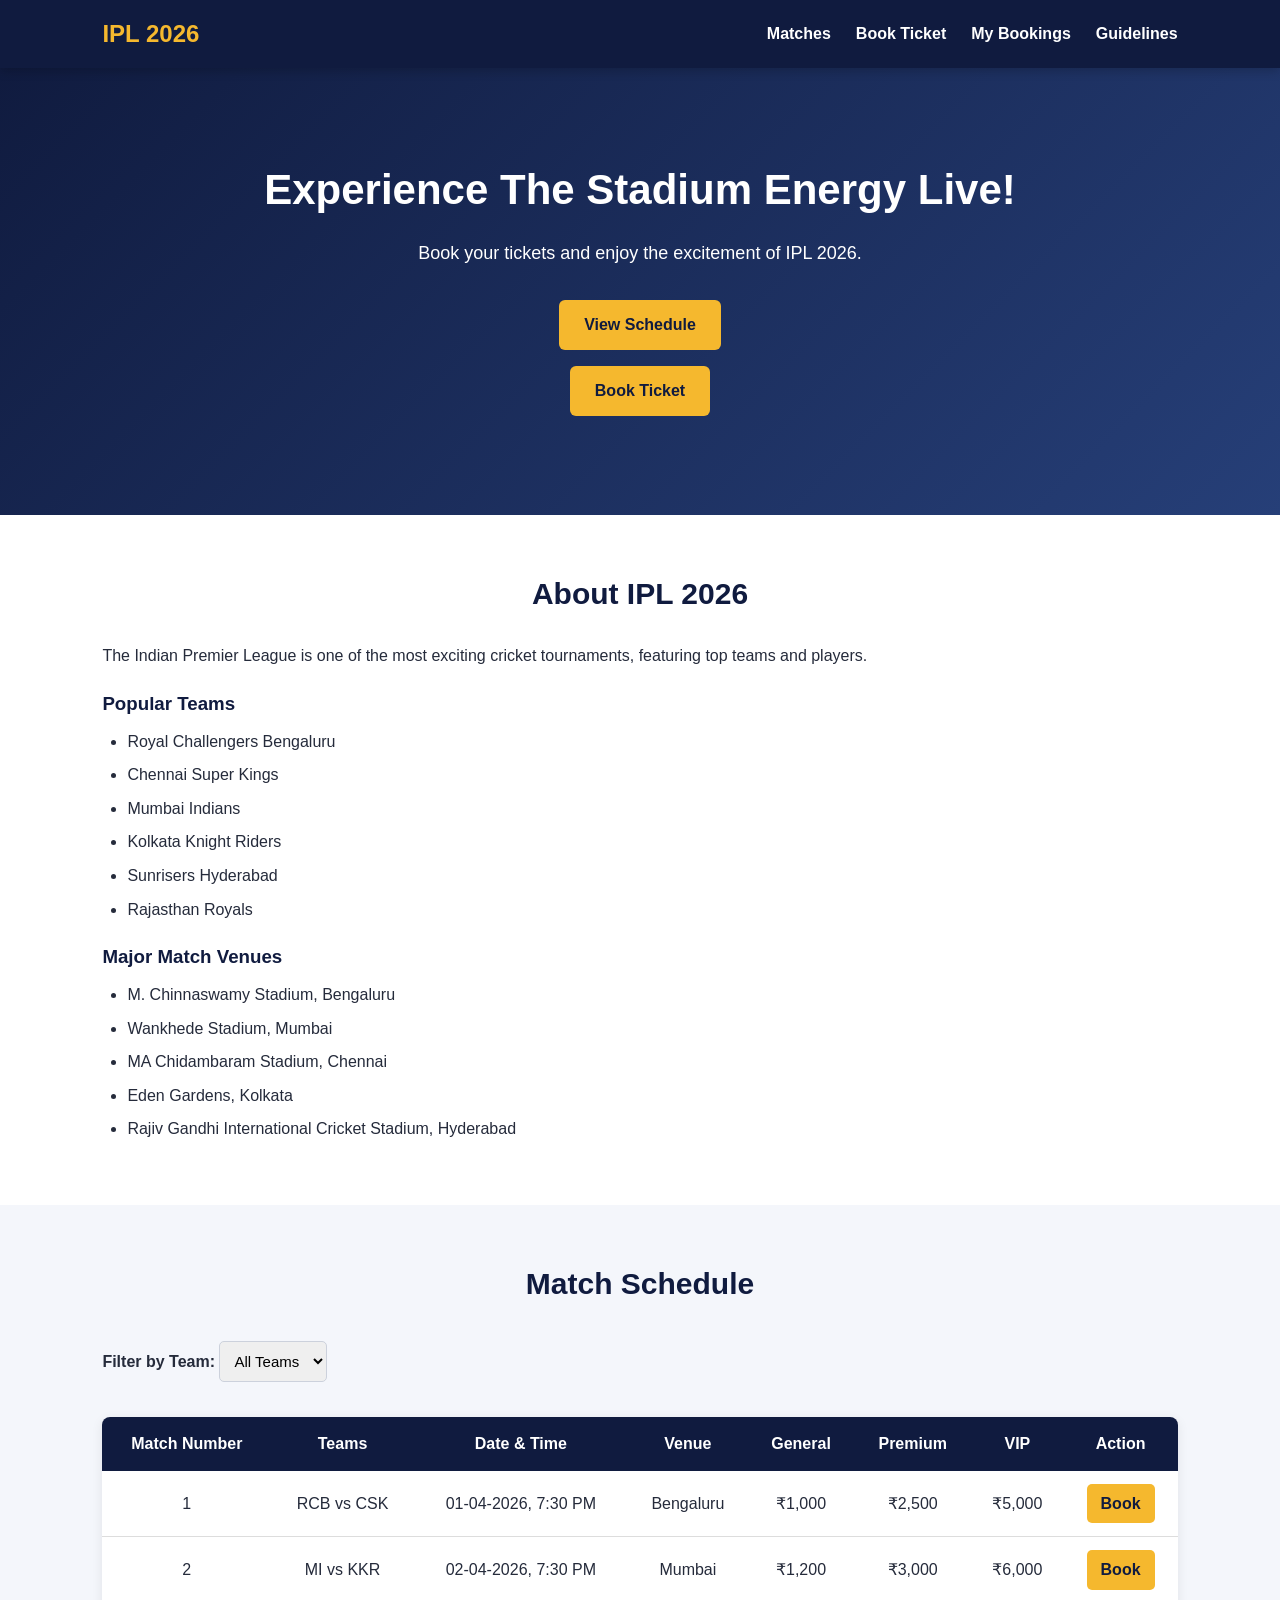
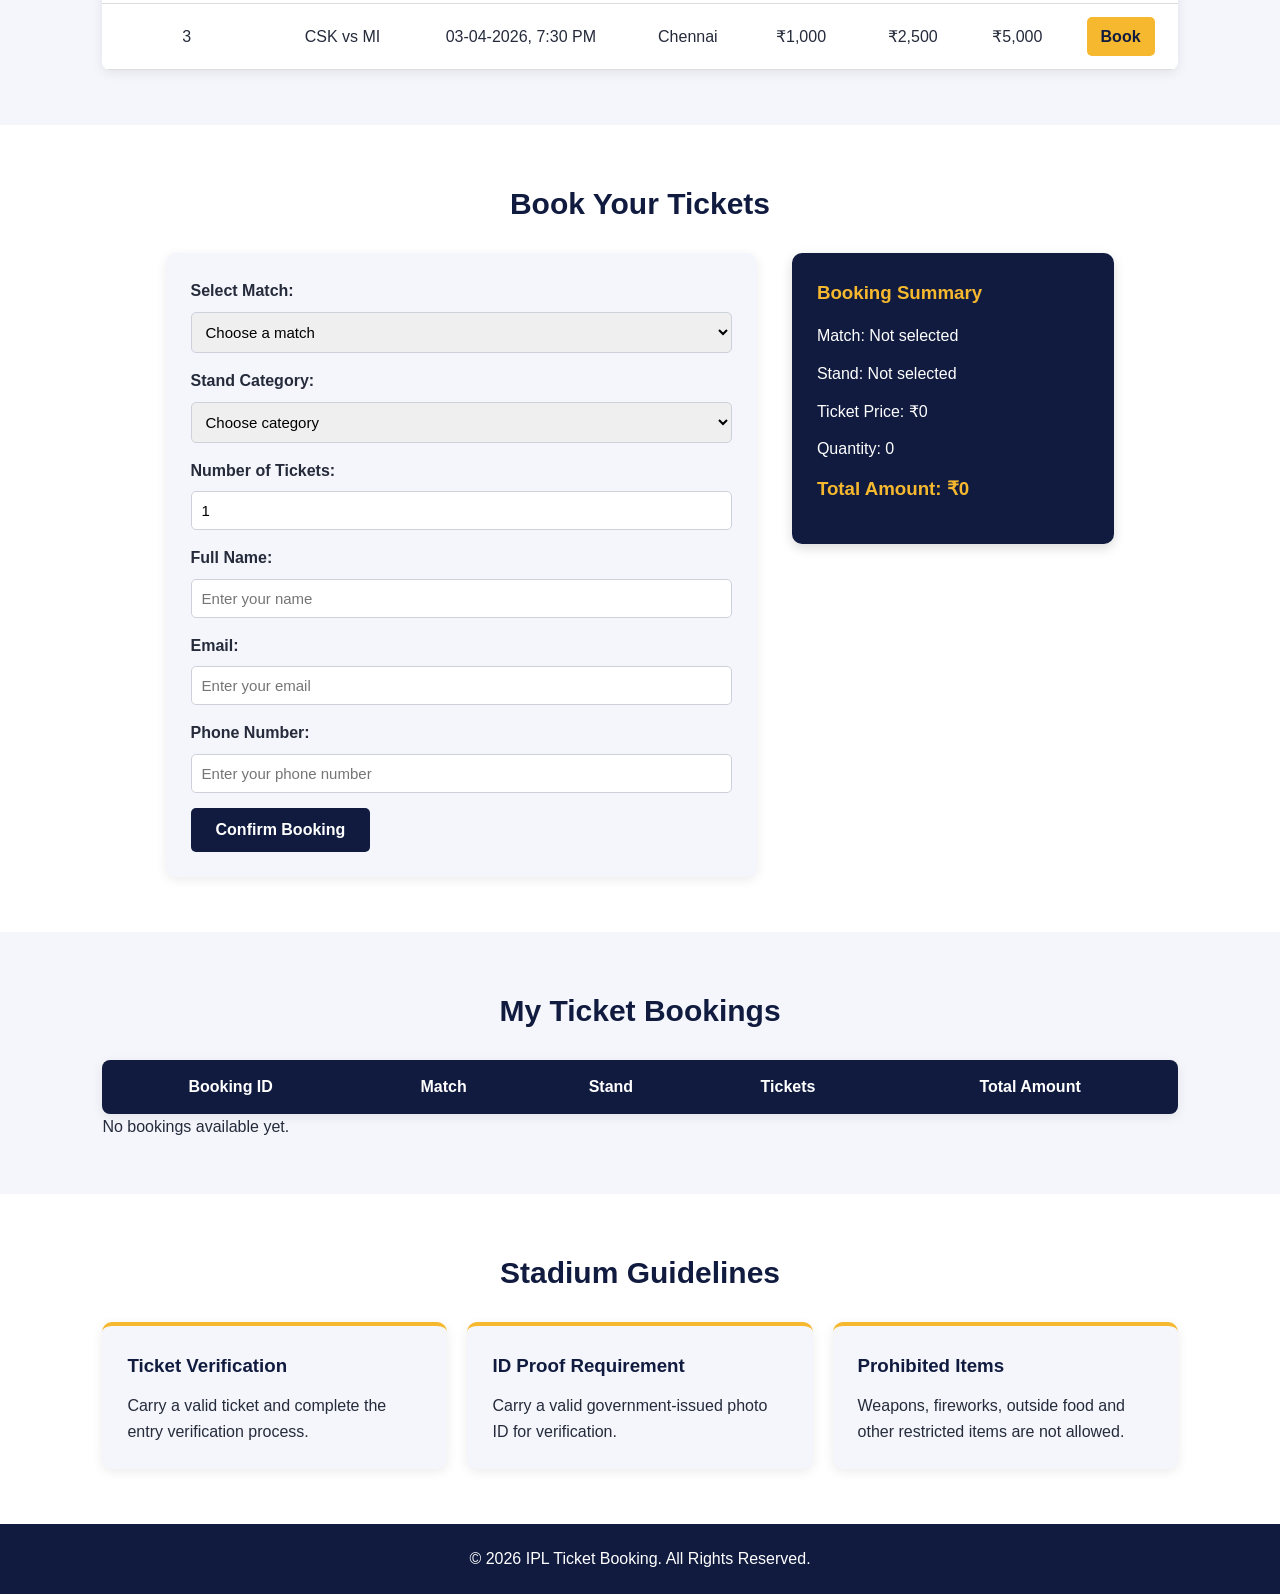
<file: index.html>
<!DOCTYPE html>
<html lang="en">
<head>
    <meta charset="UTF-8">
    <meta name="viewport" content="width=device-width, initial-scale=1.0">
    <title>IPL 2026 - Ticket Booking</title>
    <link rel="stylesheet" href="styles.css">
</head>
<body>

    <!-- Navigation Bar -->
    <header>
        <nav>
            <h2>IPL 2026</h2>
            <ul>
                <li><a href="#matches">Matches</a></li>
                <li><a href="#booking">Book Ticket</a></li>
                <li><a href="#my-bookings">My Bookings</a></li>
                <li><a href="#guidelines">Guidelines</a></li>
            </ul>
        </nav>
    </header>

    <main>

        <!-- Hero Section -->
        <section id="hero">
            <h1>Experience The Stadium Energy Live!</h1>
            <p>Book your tickets and enjoy the excitement of IPL 2026.</p>
            <a href="#matches">View Schedule</a>
            <a href="#booking">Book Ticket</a>
        </section>

        <!-- About IPL -->
        <section id="about">
            <h2>About IPL 2026</h2>
            <p>
                The Indian Premier League is one of the most exciting
                cricket tournaments, featuring top teams and players.
            </p>

            <h3>Popular Teams</h3>
            <ul>
                <li>Royal Challengers Bengaluru</li>
                <li>Chennai Super Kings</li>
                <li>Mumbai Indians</li>
                <li>Kolkata Knight Riders</li>
                <li>Sunrisers Hyderabad</li>
                <li>Rajasthan Royals</li>
            </ul>

            <h3>Major Match Venues</h3>
            <ul>
                <li>M. Chinnaswamy Stadium, Bengaluru</li>
                <li>Wankhede Stadium, Mumbai</li>
                <li>MA Chidambaram Stadium, Chennai</li>
                <li>Eden Gardens, Kolkata</li>
                <li>Rajiv Gandhi International Cricket Stadium, Hyderabad</li>
            </ul>
        </section>

        <!-- Match Schedule -->
        <section id="matches">
            <h2>Match Schedule</h2>

            <label for="team-filter">Filter by Team:</label>
            <select id="team-filter">
                <option value="all">All Teams</option>
                <option value="RCB">RCB</option>
                <option value="CSK">CSK</option>
                <option value="MI">MI</option>
                <option value="KKR">KKR</option>
            </select>

            <table>
                <thead>
                    <tr>
                        <th>Match Number</th>
                        <th>Teams</th>
                        <th>Date & Time</th>
                        <th>Venue</th>
                        <th>General</th>
                        <th>Premium</th>
                        <th>VIP</th>
                        <th>Action</th>
                    </tr>
                </thead>

                <tbody>
                    <tr>
                        <td>1</td>
                        <td>RCB vs CSK</td>
                        <td>01-04-2026, 7:30 PM</td>
                        <td>Bengaluru</td>
                        <td>₹1,000</td>
                        <td>₹2,500</td>
                        <td>₹5,000</td>
                        <td><a href="#booking">Book</a></td>
                    </tr>

                    <tr>
                        <td>2</td>
                        <td>MI vs KKR</td>
                        <td>02-04-2026, 7:30 PM</td>
                        <td>Mumbai</td>
                        <td>₹1,200</td>
                        <td>₹3,000</td>
                        <td>₹6,000</td>
                        <td><a href="#booking">Book</a></td>
                    </tr>

                    <tr>
                        <td>3</td>
                        <td>CSK vs MI</td>
                        <td>03-04-2026, 7:30 PM</td>
                        <td>Chennai</td>
                        <td>₹1,000</td>
                        <td>₹2,500</td>
                        <td>₹5,000</td>
                        <td><a href="#booking">Book</a></td>
                    </tr>
                </tbody>
            </table>
        </section>

        <!-- Ticket Booking -->
        <section id="booking">
            <h2>Book Your Tickets</h2>

            <div class="booking-container">

                <form>
                    <label for="match">Select Match:</label>
                    <select id="match" name="match" required>
                        <option value="">Choose a match</option>
                        <option value="RCB vs CSK">RCB vs CSK</option>
                        <option value="MI vs KKR">MI vs KKR</option>
                        <option value="CSK vs MI">CSK vs MI</option>
                    </select>

                    <label for="stand">Stand Category:</label>
                    <select id="stand" name="stand" required>
                        <option value="">Choose category</option>
                        <option value="General">General</option>
                        <option value="Premium">Premium</option>
                        <option value="VIP">VIP</option>
                    </select>

                    <label for="quantity">Number of Tickets:</label>
                    <input type="number" id="quantity" name="quantity"
                           min="1" max="10" value="1" required>

                    <label for="name">Full Name:</label>
                    <input type="text" id="name" name="name"
                           placeholder="Enter your name" required>

                    <label for="email">Email:</label>
                    <input type="email" id="email" name="email"
                           placeholder="Enter your email" required>

                    <label for="phone">Phone Number:</label>
                    <input type="tel" id="phone" name="phone"
                           placeholder="Enter your phone number"
                           pattern="[0-9]{10}" required>

                    <button type="submit">Confirm Booking</button>
                </form>

                <!-- Booking Summary -->
                <aside class="summary-card">
                    <h3>Booking Summary</h3>
                    <p>Match: Not selected</p>
                    <p>Stand: Not selected</p>
                    <p>Ticket Price: ₹0</p>
                    <p>Quantity: 0</p>
                    <h3>Total Amount: ₹0</h3>
                </aside>

            </div>
        </section>

        <!-- My Bookings -->
        <section id="my-bookings">
            <h2>My Ticket Bookings</h2>

            <table>
                <thead>
                    <tr>
                        <th>Booking ID</th>
                        <th>Match</th>
                        <th>Stand</th>
                        <th>Tickets</th>
                        <th>Total Amount</th>
                    </tr>
                </thead>
                <tbody>
                    <!-- Booking records will appear here in the future -->
                </tbody>
            </table>

            <p>No bookings available yet.</p>
        </section>

        <!-- Guidelines -->
        <section id="guidelines">
            <h2>Stadium Guidelines</h2>

            <div class="guidelines-container">
                <article>
                    <h3>Ticket Verification</h3>
                    <p>Carry a valid ticket and complete the entry verification process.</p>
                </article>

                <article>
                    <h3>ID Proof Requirement</h3>
                    <p>Carry a valid government-issued photo ID for verification.</p>
                </article>

                <article>
                    <h3>Prohibited Items</h3>
                    <p>Weapons, fireworks, outside food and other restricted items are not allowed.</p>
                </article>
            </div>
        </section>

    </main>

    <!-- Footer -->
    <footer>
        <p>&copy; 2026 IPL Ticket Booking. All Rights Reserved.</p>
    </footer>

</body>
</html>
</file>
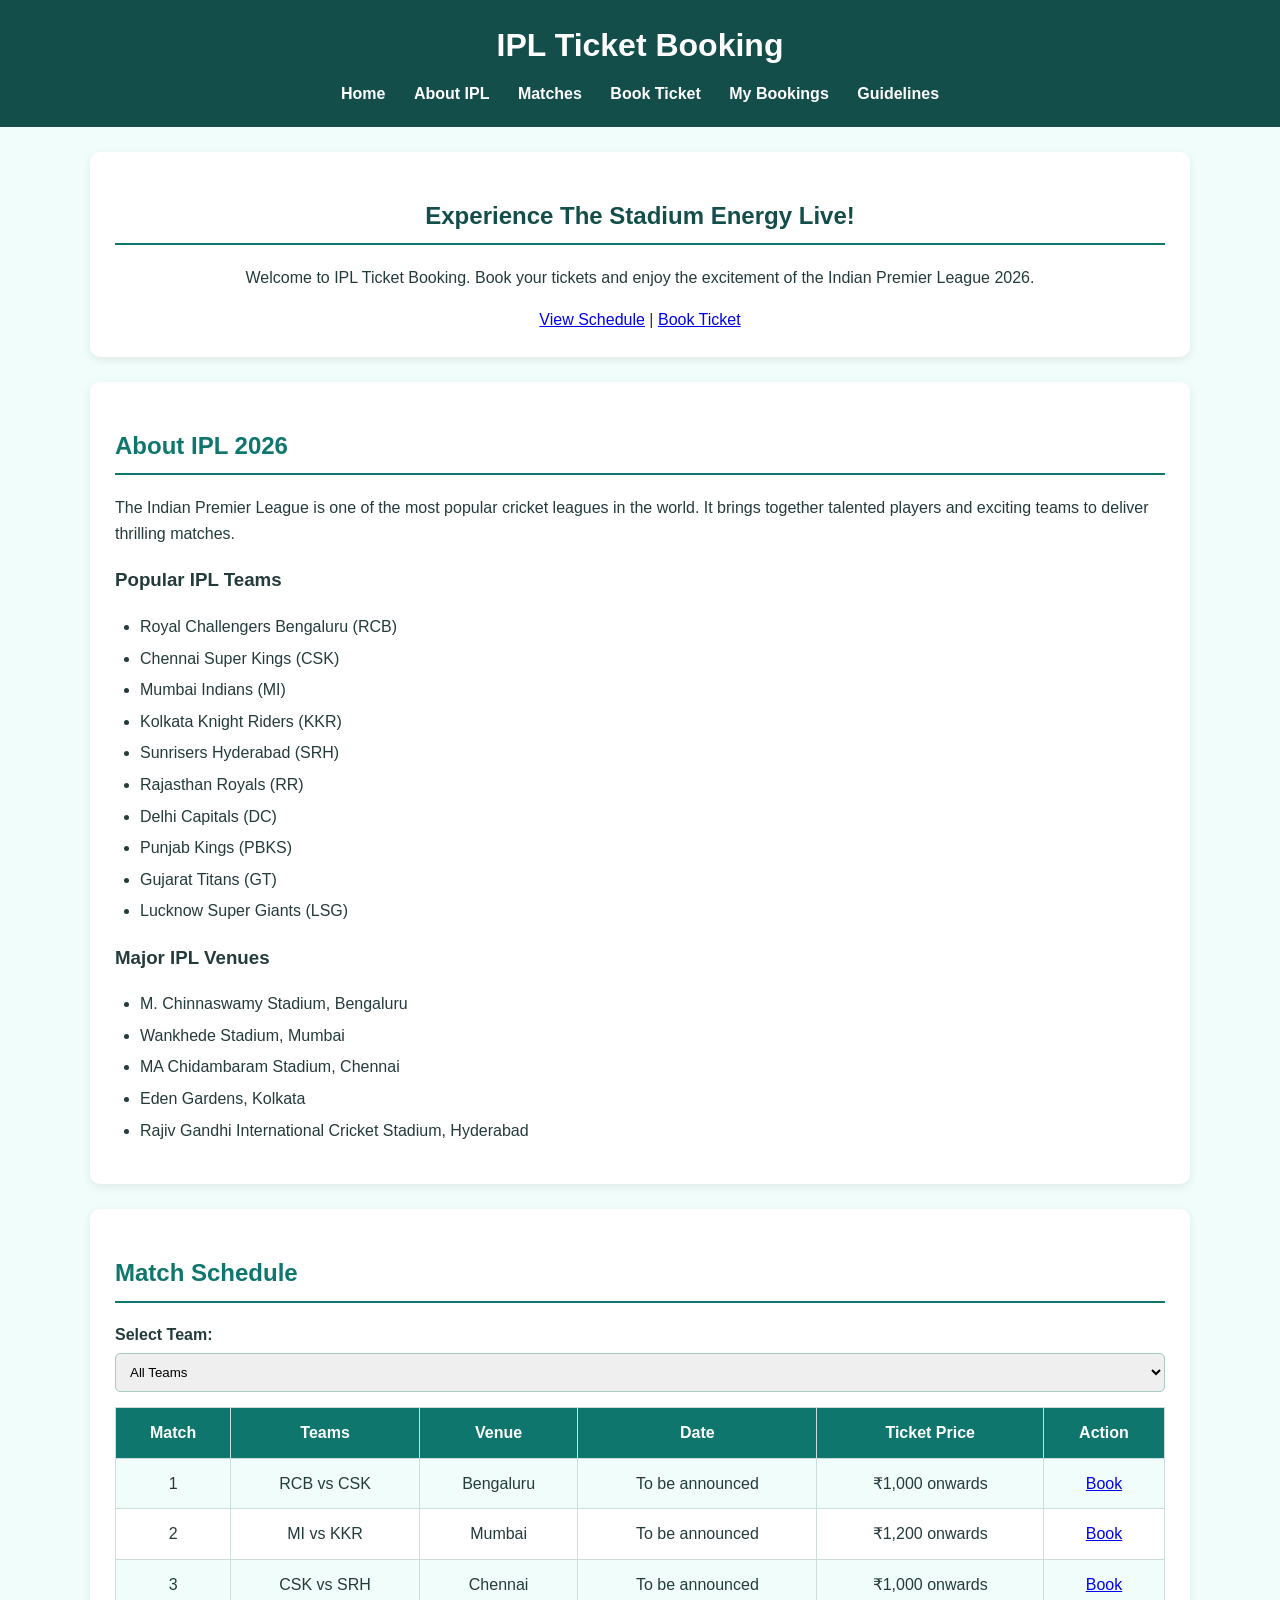
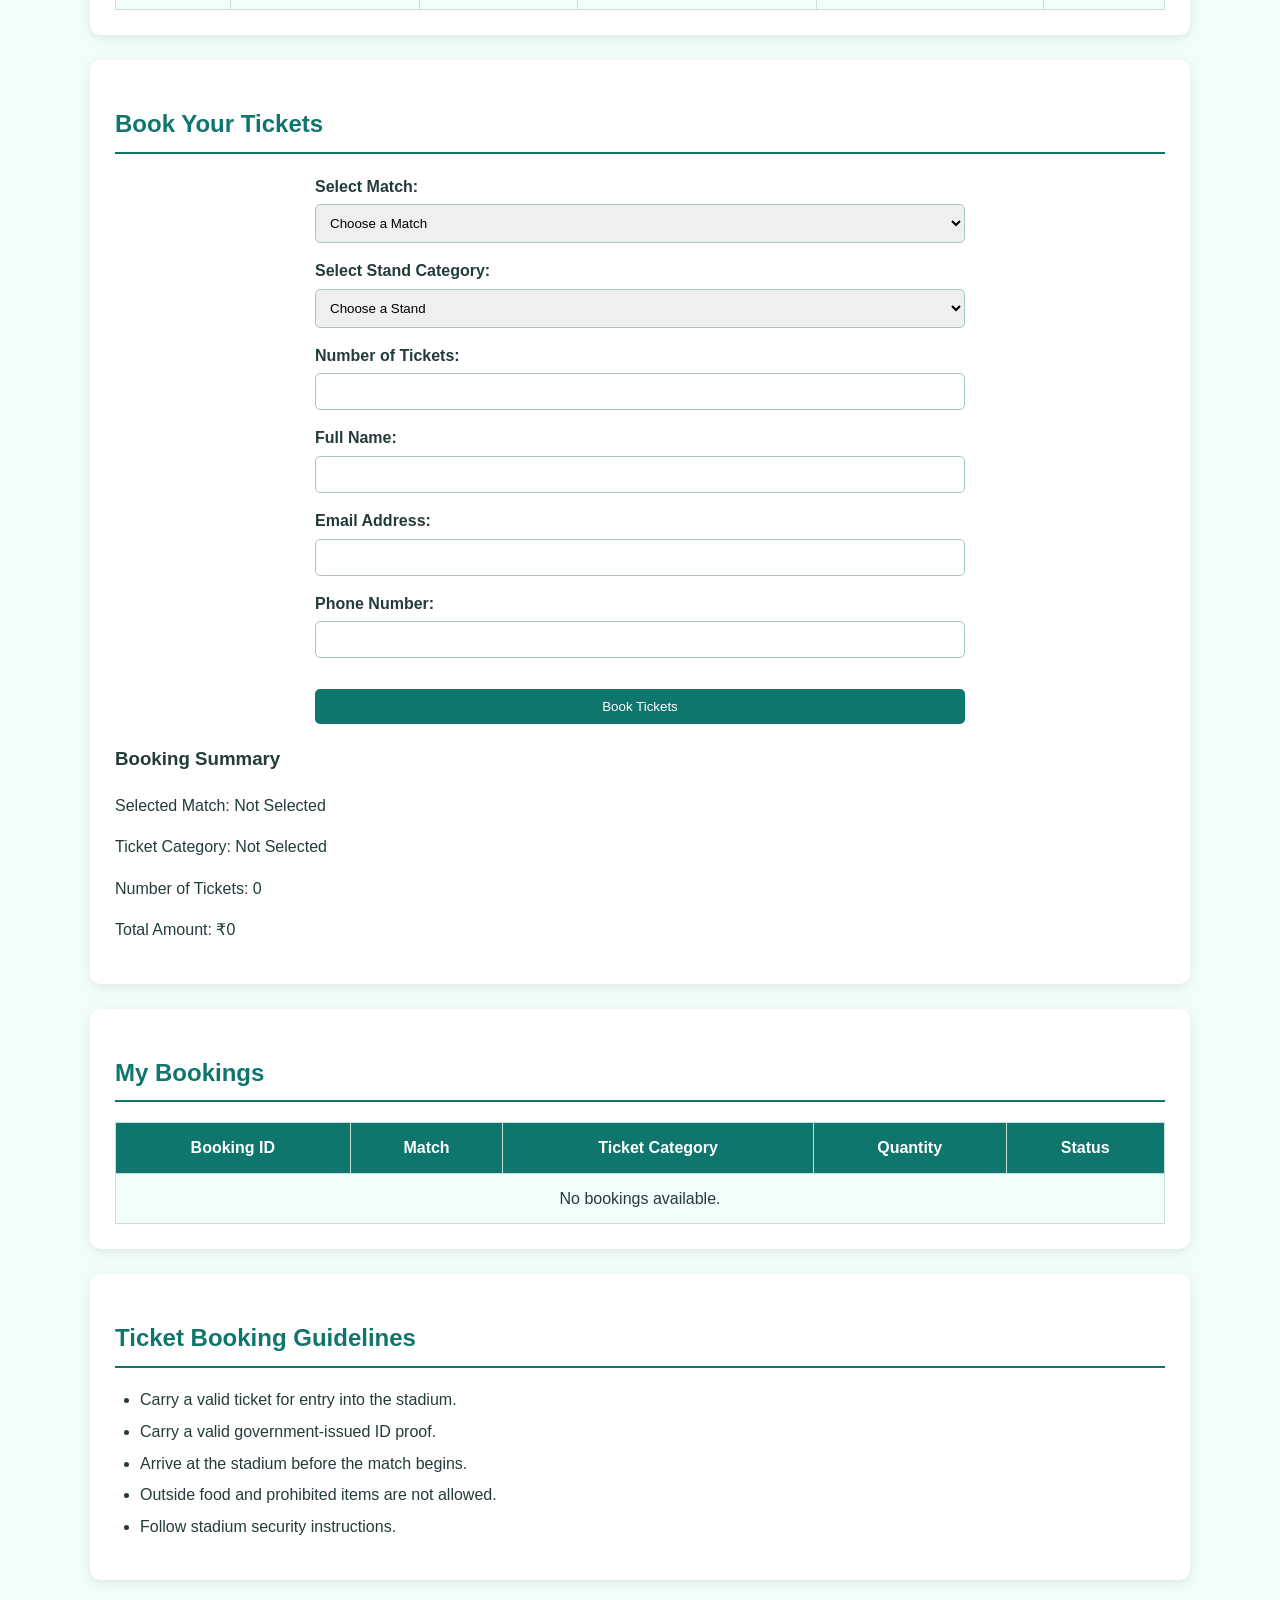
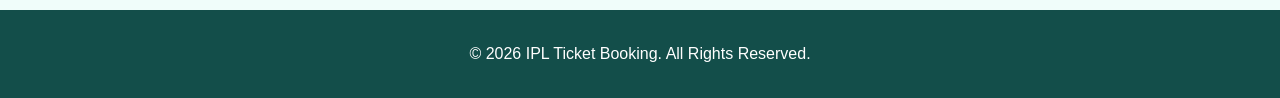
<file: Activity-3/index.html>
<!DOCTYPE html>
<html lang="en">
<head>
    <meta charset="UTF-8">
    <meta name="viewport" content="width=device-width, initial-scale=1.0">
    <title>IPL Ticket Booking</title>

    <!-- Connecting CSS -->
    <link rel="stylesheet" href="style.css">
</head>

<body>

    <!-- Header and Navigation -->
    <header>
        <h1>IPL Ticket Booking</h1>

        <nav>
            <a href="#home">Home</a>
            <a href="#about">About IPL</a>
            <a href="#matches">Matches</a>
            <a href="booking.html">Book Ticket</a>
            <a href="#mybookings">My Bookings</a>
            <a href="#guidelines">Guidelines</a>
        </nav>
    </header>

    <!-- Home Section -->
    <section id="home">
        <h2>Experience The Stadium Energy Live!</h2>

        <p>
            Welcome to IPL Ticket Booking. Book your tickets and enjoy
            the excitement of the Indian Premier League 2026.
        </p>

        <a href="#matches">View Schedule</a>
        |
        <a href="booking.html">Book Ticket</a>
    </section>

    <!-- About IPL Section -->
    <section id="about">
        <h2>About IPL 2026</h2>

        <p>
            The Indian Premier League is one of the most popular
            cricket leagues in the world. It brings together talented
            players and exciting teams to deliver thrilling matches.
        </p>

        <h3>Popular IPL Teams</h3>

        <ul>
            <li>Royal Challengers Bengaluru (RCB)</li>
            <li>Chennai Super Kings (CSK)</li>
            <li>Mumbai Indians (MI)</li>
            <li>Kolkata Knight Riders (KKR)</li>
            <li>Sunrisers Hyderabad (SRH)</li>
            <li>Rajasthan Royals (RR)</li>
            <li>Delhi Capitals (DC)</li>
            <li>Punjab Kings (PBKS)</li>
            <li>Gujarat Titans (GT)</li>
            <li>Lucknow Super Giants (LSG)</li>
        </ul>

        <h3>Major IPL Venues</h3>

        <ul>
            <li>M. Chinnaswamy Stadium, Bengaluru</li>
            <li>Wankhede Stadium, Mumbai</li>
            <li>MA Chidambaram Stadium, Chennai</li>
            <li>Eden Gardens, Kolkata</li>
            <li>Rajiv Gandhi International Cricket Stadium, Hyderabad</li>
        </ul>
    </section>

    <!-- Match Schedule Section -->
    <section id="matches">
        <h2>Match Schedule</h2>

        <label for="teamFilter">Select Team:</label>

        <select id="teamFilter">
            <option value="all">All Teams</option>
            <option value="RCB">Royal Challengers Bengaluru</option>
            <option value="CSK">Chennai Super Kings</option>
            <option value="MI">Mumbai Indians</option>
            <option value="KKR">Kolkata Knight Riders</option>
            <option value="SRH">Sunrisers Hyderabad</option>
        </select>

        <table>
            <tr>
                <th>Match</th>
                <th>Teams</th>
                <th>Venue</th>
                <th>Date</th>
                <th>Ticket Price</th>
                <th>Action</th>
            </tr>

            <tr>
                <td>1</td>
                <td>RCB vs CSK</td>
                <td>Bengaluru</td>
                <td>To be announced</td>
                <td>₹1,000 onwards</td>
                <td><a href="booking.html">Book</a></td>
            </tr>

            <tr>
                <td>2</td>
                <td>MI vs KKR</td>
                <td>Mumbai</td>
                <td>To be announced</td>
                <td>₹1,200 onwards</td>
                <td><a href="booking.html">Book</a></td>
            </tr>

            <tr>
                <td>3</td>
                <td>CSK vs SRH</td>
                <td>Chennai</td>
                <td>To be announced</td>
                <td>₹1,000 onwards</td>
                <td><a href="booking.html">Book</a></td>
            </tr>
        </table>
    </section>

    <!-- Ticket Booking Section -->
    <section id="booking">
        <h2>Book Your Tickets</h2>

        <form>
            <label for="match">Select Match:</label>
            <select id="match" name="match" required>
                <option value="">Choose a Match</option>
                <option value="RCB vs CSK">RCB vs CSK</option>
                <option value="MI vs KKR">MI vs KKR</option>
                <option value="CSK vs SRH">CSK vs SRH</option>
            </select>

            <label for="stand">Select Stand Category:</label>
            <select id="stand" name="stand" required>
                <option value="">Choose a Stand</option>
                <option value="General">General Stand</option>
                <option value="Premium">Premium Stand</option>
                <option value="VIP">VIP Stand</option>
            </select>

            <label for="quantity">Number of Tickets:</label>
            <input type="number" id="quantity" name="quantity"
                   min="1" max="10" required>

            <label for="name">Full Name:</label>
            <input type="text" id="name" name="name" required>

            <label for="email">Email Address:</label>
            <input type="email" id="email" name="email" required>

            <label for="phone">Phone Number:</label>
            <input type="tel" id="phone" name="phone" required>

            <br><br>
            <input type="submit" value="Book Tickets">
        </form>

        <h3>Booking Summary</h3>

        <p>Selected Match: Not Selected</p>
        <p>Ticket Category: Not Selected</p>
        <p>Number of Tickets: 0</p>
        <p>Total Amount: ₹0</p>
    </section>

    <!-- My Bookings Section -->
    <section id="mybookings">
        <h2>My Bookings</h2>

        <table>
            <tr>
                <th>Booking ID</th>
                <th>Match</th>
                <th>Ticket Category</th>
                <th>Quantity</th>
                <th>Status</th>
            </tr>

            <tr>
                <td colspan="5">No bookings available.</td>
            </tr>
        </table>
    </section>

    <!-- Guidelines Section -->
    <section id="guidelines">
        <h2>Ticket Booking Guidelines</h2>

        <ul>
            <li>Carry a valid ticket for entry into the stadium.</li>
            <li>Carry a valid government-issued ID proof.</li>
            <li>Arrive at the stadium before the match begins.</li>
            <li>Outside food and prohibited items are not allowed.</li>
            <li>Follow stadium security instructions.</li>
        </ul>
    </section>

    <!-- Footer -->
    <footer>
        <p>© 2026 IPL Ticket Booking. All Rights Reserved.</p>
    </footer>

</body>
</html>
</file>
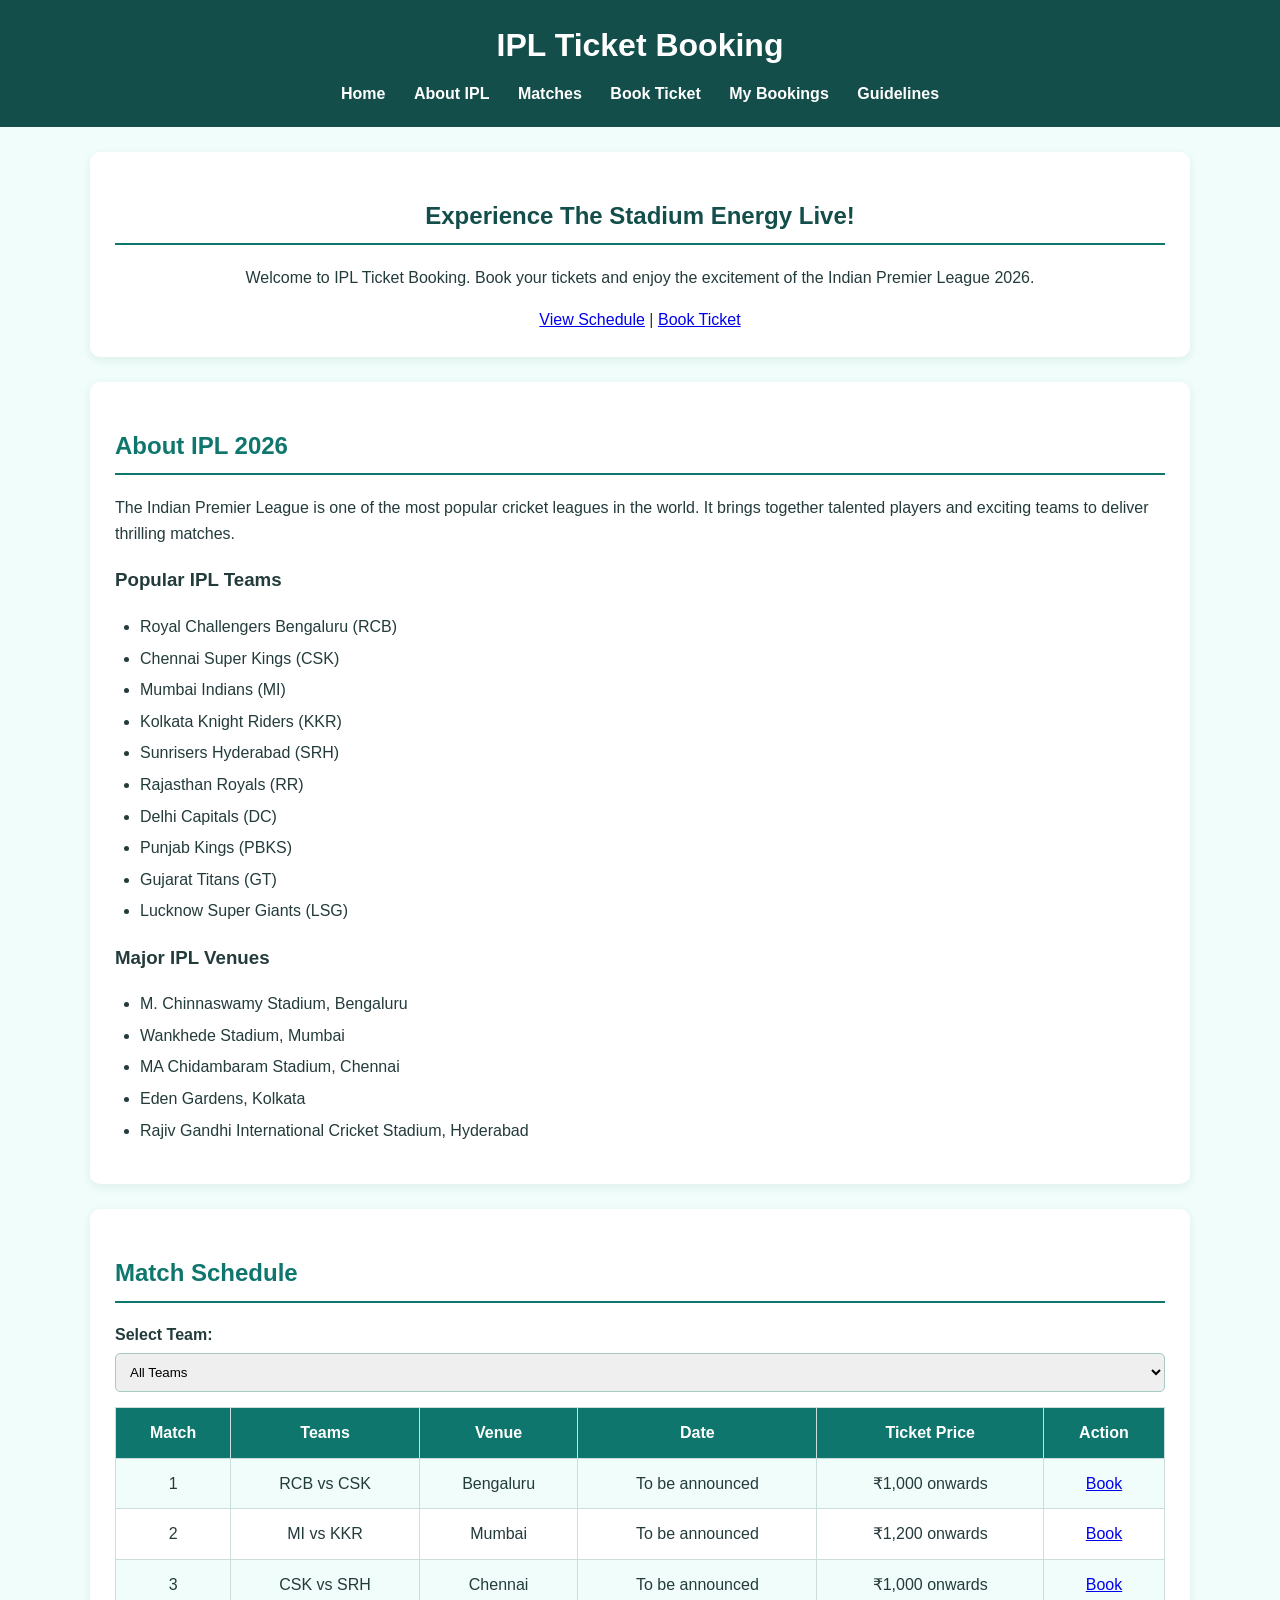
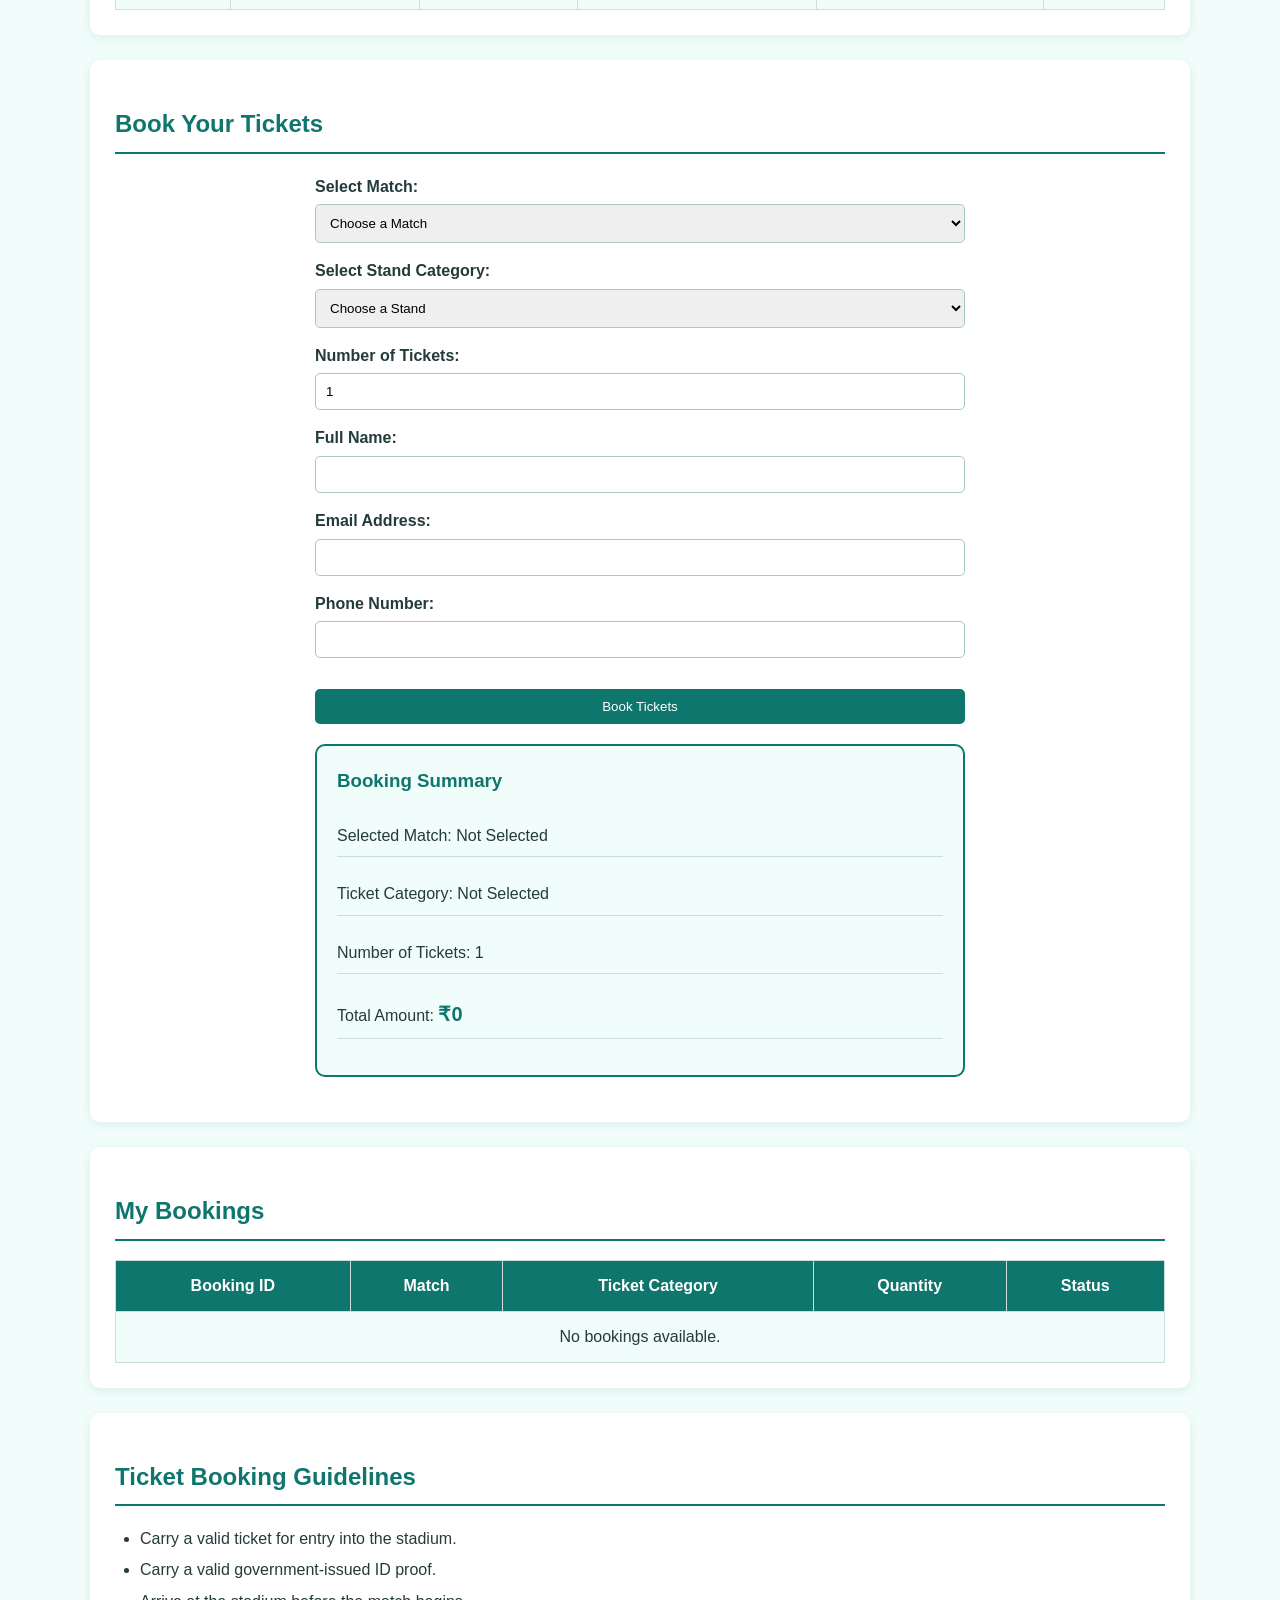
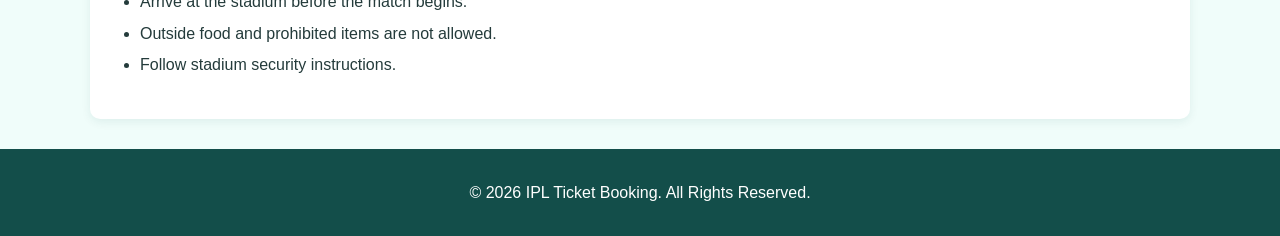
<file: Activity-7/index.html>
<!DOCTYPE html>
<html lang="en">
<head>
    <meta charset="UTF-8">
    <meta name="viewport" content="width=device-width, initial-scale=1.0">
    <title>IPL Ticket Booking</title>

    <link rel="stylesheet" href="style.css">
</head>

<body>

    <!-- Header and Navigation -->
    <header>
        <h1>IPL Ticket Booking</h1>

        <nav>
            <a href="#home">Home</a>
            <a href="#about">About IPL</a>
            <a href="#matches">Matches</a>
            <a href="booking.html">Book Ticket</a>
            <a href="#mybookings">My Bookings</a>
            <a href="#guidelines">Guidelines</a>
        </nav>
    </header>

    <!-- Home Section -->
    <section id="home">
        <h2>Experience The Stadium Energy Live!</h2>

        <p>
            Welcome to IPL Ticket Booking. Book your tickets and enjoy
            the excitement of the Indian Premier League 2026.
        </p>

        <a href="#matches">View Schedule</a>
        |
        <a href="#booking" class="book-btn">Book Ticket</a>
    </section>

    <!-- About IPL Section -->
    <section id="about">
        <h2>About IPL 2026</h2>

        <p>
            The Indian Premier League is one of the most popular
            cricket leagues in the world. It brings together talented
            players and exciting teams to deliver thrilling matches.
        </p>

        <h3>Popular IPL Teams</h3>

        <ul>
            <li>Royal Challengers Bengaluru (RCB)</li>
            <li>Chennai Super Kings (CSK)</li>
            <li>Mumbai Indians (MI)</li>
            <li>Kolkata Knight Riders (KKR)</li>
            <li>Sunrisers Hyderabad (SRH)</li>
            <li>Rajasthan Royals (RR)</li>
            <li>Delhi Capitals (DC)</li>
            <li>Punjab Kings (PBKS)</li>
            <li>Gujarat Titans (GT)</li>
            <li>Lucknow Super Giants (LSG)</li>
        </ul>

        <h3>Major IPL Venues</h3>

        <ul>
            <li>M. Chinnaswamy Stadium, Bengaluru</li>
            <li>Wankhede Stadium, Mumbai</li>
            <li>MA Chidambaram Stadium, Chennai</li>
            <li>Eden Gardens, Kolkata</li>
            <li>Rajiv Gandhi International Cricket Stadium, Hyderabad</li>
        </ul>
    </section>

    <!-- Match Schedule Section -->
    <section id="matches">
        <h2>Match Schedule</h2>

        <label for="teamFilter">Select Team:</label>

        <select id="teamFilter">
            <option value="all">All Teams</option>
            <option value="RCB">Royal Challengers Bengaluru</option>
            <option value="CSK">Chennai Super Kings</option>
            <option value="MI">Mumbai Indians</option>
            <option value="KKR">Kolkata Knight Riders</option>
            <option value="SRH">Sunrisers Hyderabad</option>
        </select>

        <table>
            <tr>
                <th>Match</th>
                <th>Teams</th>
                <th>Venue</th>
                <th>Date</th>
                <th>Ticket Price</th>
                <th>Action</th>
            </tr>

            <tr>
                <td>1</td>
                <td>RCB vs CSK</td>
                <td>Bengaluru</td>
                <td>To be announced</td>
                <td>₹1,000 onwards</td>
                <td><a href="#booking" class="book-btn">Book</a></td>
            </tr>

            <tr>
                <td>2</td>
                <td>MI vs KKR</td>
                <td>Mumbai</td>
                <td>To be announced</td>
                <td>₹1,200 onwards</td>
                <td><a href="#booking" class="book-btn">Book</a></td>
            </tr>

            <tr>
                <td>3</td>
                <td>CSK vs SRH</td>
                <td>Chennai</td>
                <td>To be announced</td>
                <td>₹1,000 onwards</td>
                <td><a href="#booking" class="book-btn">Book</a></td>
            </tr>
        </table>
    </section>

    <!-- Ticket Booking Section -->
    <section id="booking">
        <h2>Book Your Tickets</h2>

        <form id="ticketForm">

            <label for="match">Select Match:</label>
            <select id="match" name="match" required>
                <option value="">Choose a Match</option>
                <option value="RCB vs CSK">RCB vs CSK</option>
                <option value="MI vs KKR">MI vs KKR</option>
                <option value="CSK vs SRH">CSK vs SRH</option>
            </select>

            <label for="stand">Select Stand Category:</label>
            <select id="stand" name="stand" required>
                <option value="">Choose a Stand</option>
                <option value="General">General Stand</option>
                <option value="Premium">Premium Stand</option>
                <option value="VIP">VIP Stand</option>
            </select>

            <label for="quantity">Number of Tickets:</label>
            <input type="number"
                   id="quantity"
                   name="quantity"
                   min="1"
                   max="10"
                   value="1"
                   required>

            <label for="name">Full Name:</label>
            <input type="text" id="name" name="name" required>

            <label for="email">Email Address:</label>
            <input type="email" id="email" name="email" required>

            <label for="phone">Phone Number:</label>
            <input type="tel" id="phone" name="phone" required>

            <br><br>

            <input type="submit" value="Book Tickets">

        </form>

        <!-- Booking Summary Card -->
        <div class="summary-card">

            <h3>Booking Summary</h3>

            <p>
                Selected Match:
                <span id="summaryMatch">Not Selected</span>
            </p>

            <p>
                Ticket Category:
                <span id="summaryStand">Not Selected</span>
            </p>

            <p>
                Number of Tickets:
                <span id="summaryQuantity">1</span>
            </p>

            <p>
                Total Amount:
                <strong id="summaryTotal">₹0</strong>
            </p>

        </div>

    </section>

    <!-- My Bookings Section -->
    <section id="mybookings">
        <h2>My Bookings</h2>

        <table>
            <tr>
                <th>Booking ID</th>
                <th>Match</th>
                <th>Ticket Category</th>
                <th>Quantity</th>
                <th>Status</th>
            </tr>

            <tr>
                <td colspan="5">No bookings available.</td>
            </tr>
        </table>
    </section>

    <!-- Guidelines Section -->
    <section id="guidelines">
        <h2>Ticket Booking Guidelines</h2>

        <ul>
            <li>Carry a valid ticket for entry into the stadium.</li>
            <li>Carry a valid government-issued ID proof.</li>
            <li>Arrive at the stadium before the match begins.</li>
            <li>Outside food and prohibited items are not allowed.</li>
            <li>Follow stadium security instructions.</li>
        </ul>
    </section>

    <!-- Footer -->
    <footer>
        <p>© 2026 IPL Ticket Booking. All Rights Reserved.</p>
    </footer>

    <!-- JavaScript File -->
    <script src="app.js"></script>

</body>
</html>
</file>
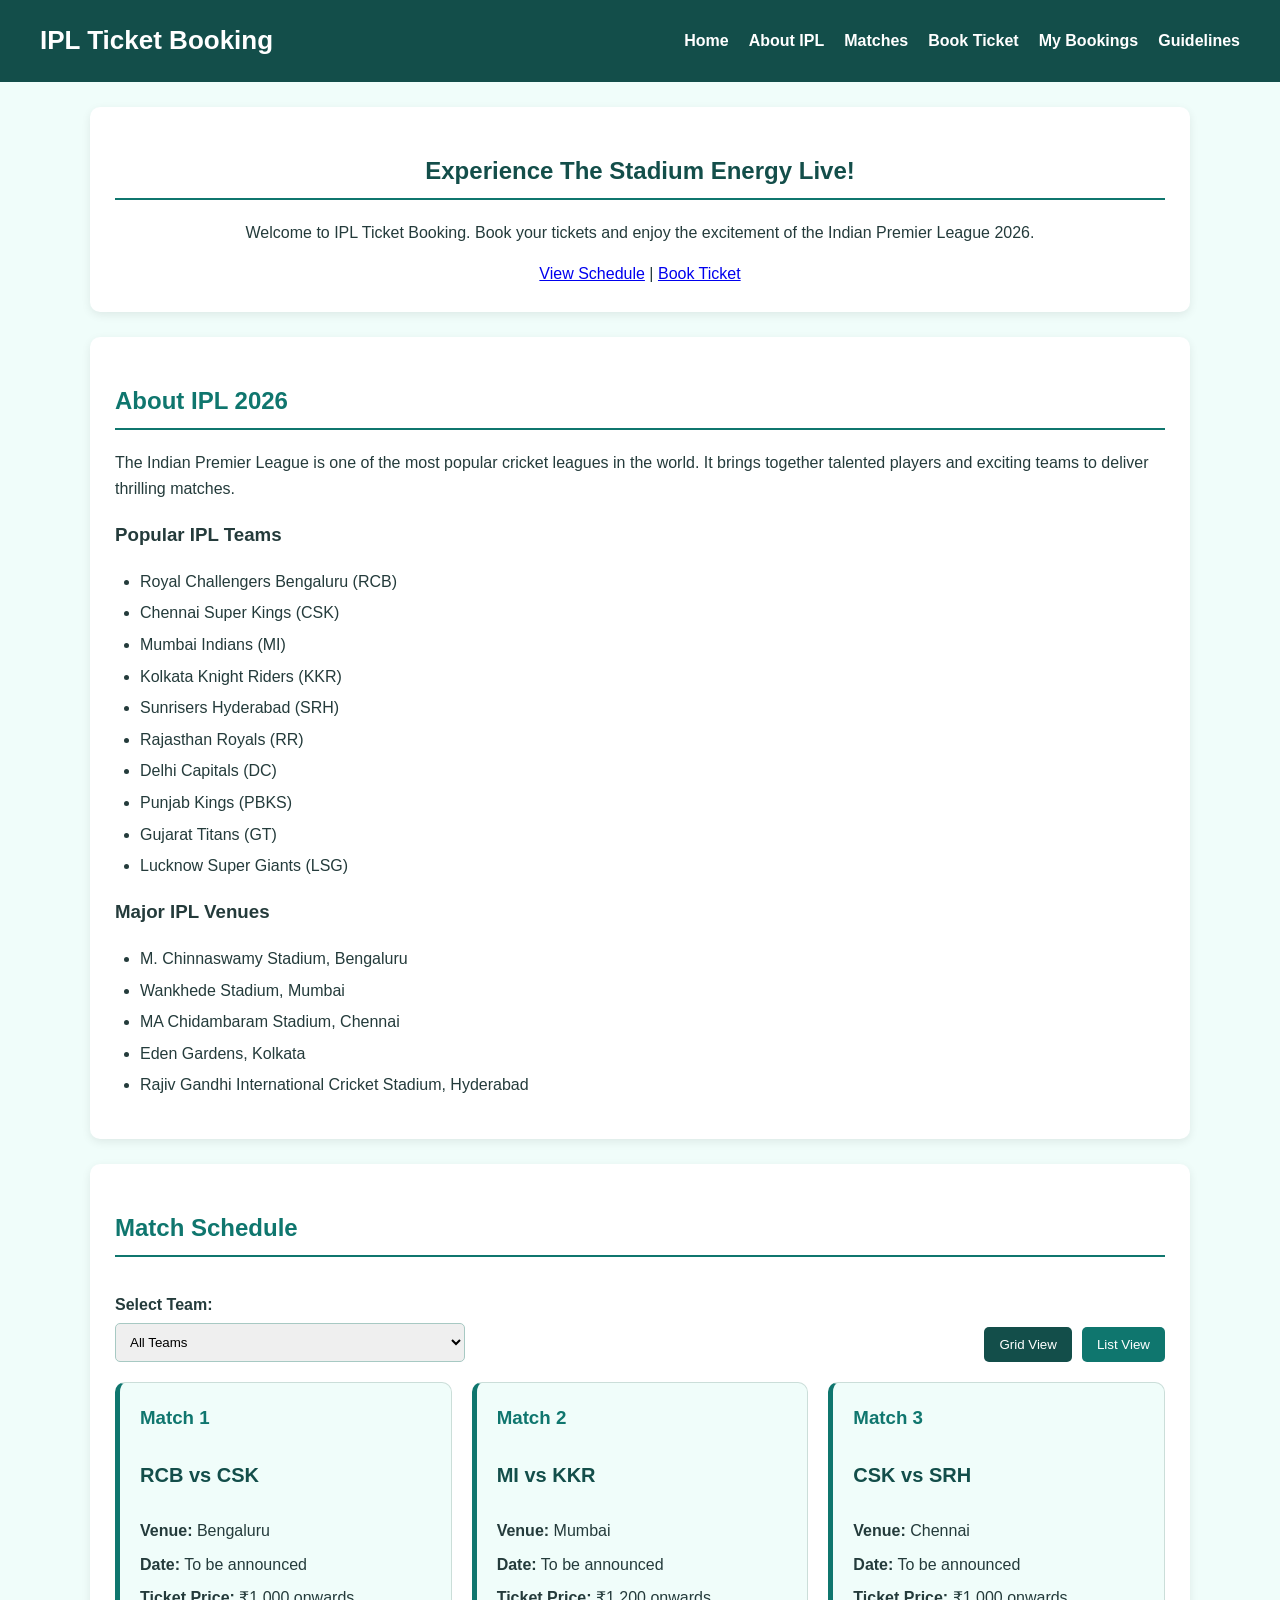
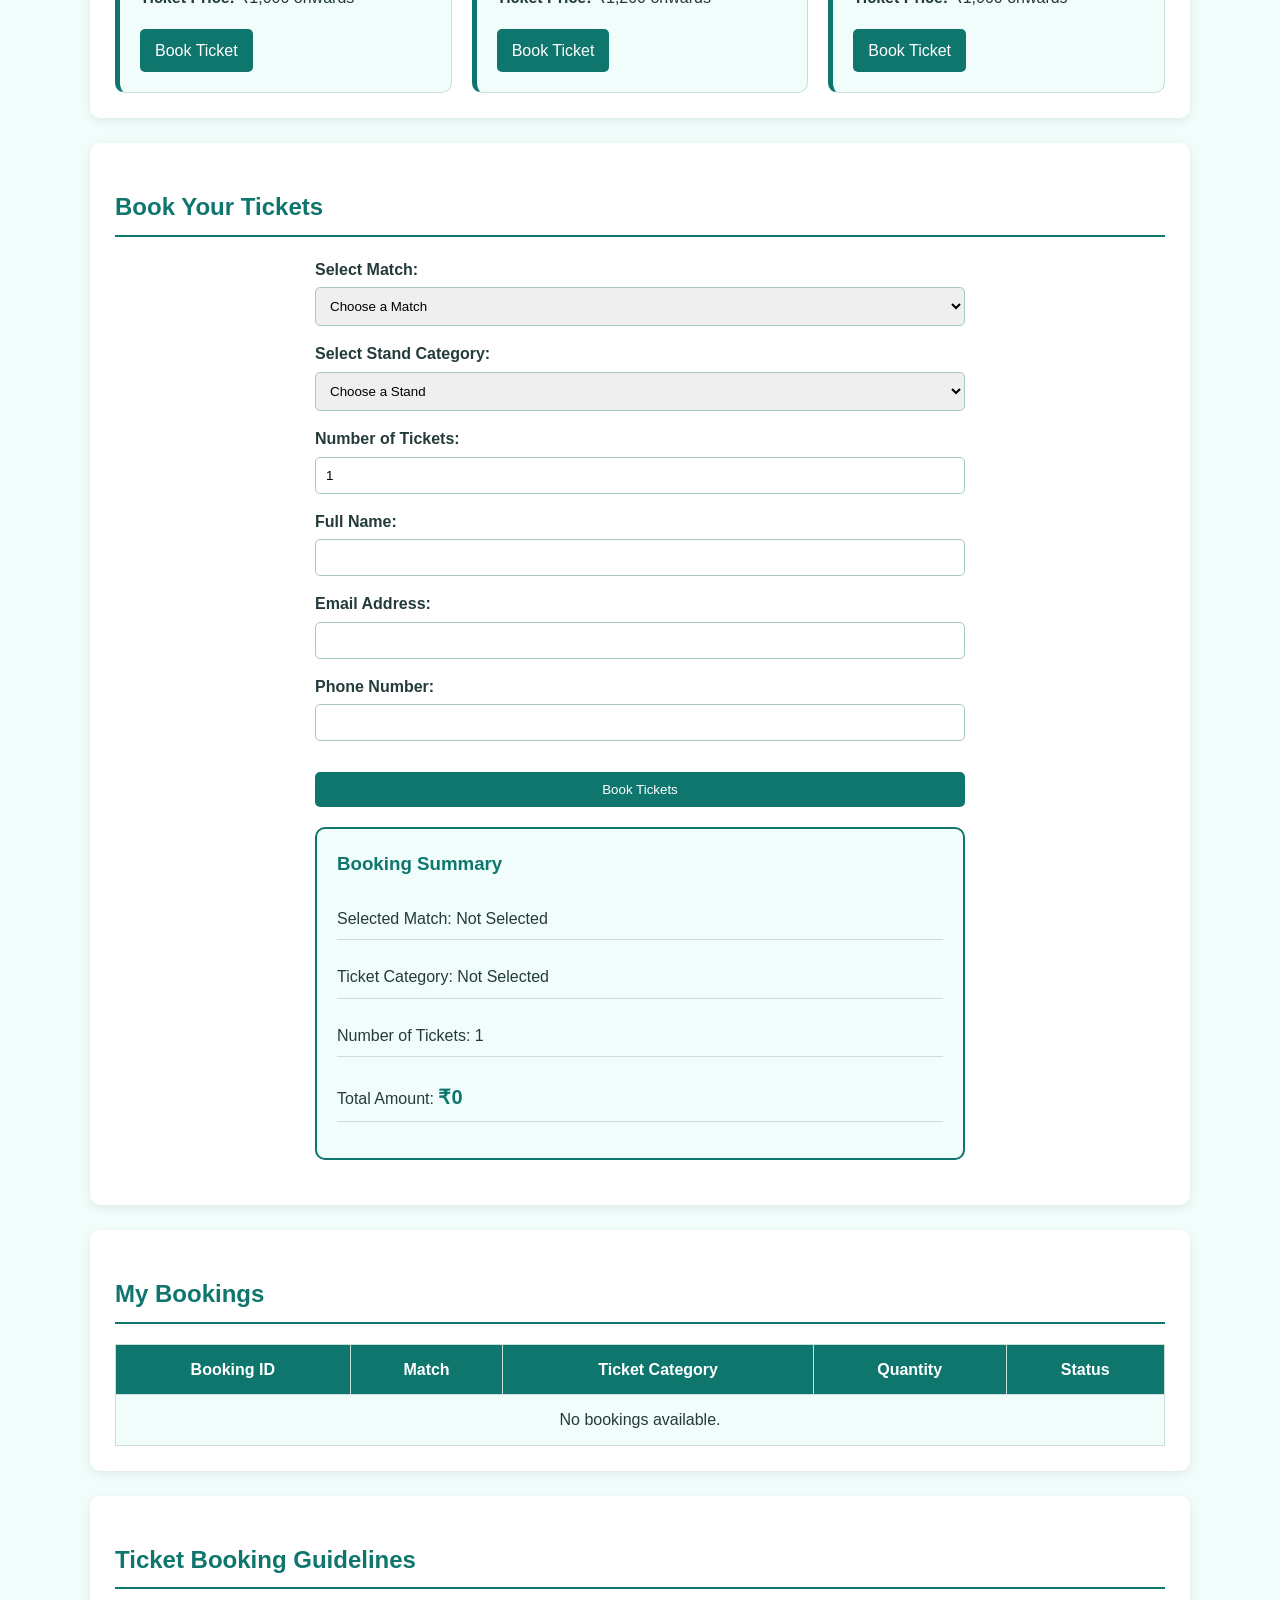
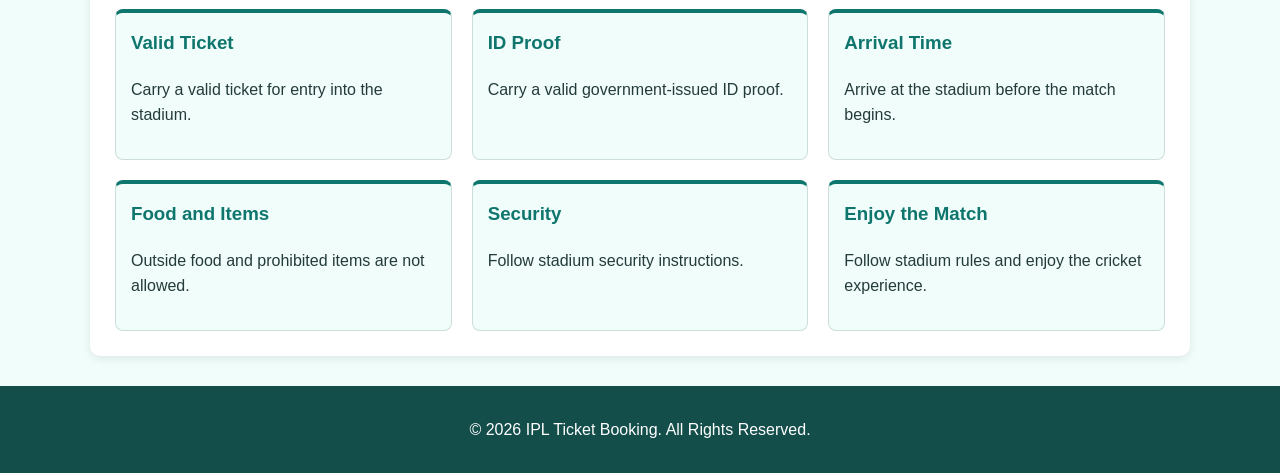
<file: Activity-8/index.html>
<!DOCTYPE html>
<html lang="en">
<head>
    <meta charset="UTF-8">
    <meta name="viewport" content="width=device-width, initial-scale=1.0">
    <title>IPL Ticket Booking</title>

    <link rel="stylesheet" href="style.css">
</head>

<body>

    <!-- Header and Responsive Navigation -->
    <header>
        <div class="header-container">

            <h1>IPL Ticket Booking</h1>

            <!-- Hamburger Menu Button -->
            <button class="menu-toggle"
                    id="menuToggle"
                    type="button"
                    aria-label="Toggle navigation"
                    aria-expanded="false">
                ☰
            </button>

            <!-- Navigation Links -->
            <nav id="mainNav">
                <a href="#home">Home</a>
                <a href="#about">About IPL</a>
                <a href="#matches">Matches</a>
                <a href="booking.html">Book Ticket</a>
                <a href="#mybookings">My Bookings</a>
                <a href="#guidelines">Guidelines</a>
            </nav>

        </div>
    </header>


    <!-- Home Section -->
    <section id="home">

        <h2>Experience The Stadium Energy Live!</h2>

        <p>
            Welcome to IPL Ticket Booking. Book your tickets and enjoy
            the excitement of the Indian Premier League 2026.
        </p>

        <a href="#matches">View Schedule</a>
        |
        <a href="#booking" class="book-btn">Book Ticket</a>

    </section>


    <!-- About IPL Section -->
    <section id="about">

        <h2>About IPL 2026</h2>

        <p>
            The Indian Premier League is one of the most popular
            cricket leagues in the world. It brings together talented
            players and exciting teams to deliver thrilling matches.
        </p>

        <h3>Popular IPL Teams</h3>

        <ul>
            <li>Royal Challengers Bengaluru (RCB)</li>
            <li>Chennai Super Kings (CSK)</li>
            <li>Mumbai Indians (MI)</li>
            <li>Kolkata Knight Riders (KKR)</li>
            <li>Sunrisers Hyderabad (SRH)</li>
            <li>Rajasthan Royals (RR)</li>
            <li>Delhi Capitals (DC)</li>
            <li>Punjab Kings (PBKS)</li>
            <li>Gujarat Titans (GT)</li>
            <li>Lucknow Super Giants (LSG)</li>
        </ul>

        <h3>Major IPL Venues</h3>

        <ul>
            <li>M. Chinnaswamy Stadium, Bengaluru</li>
            <li>Wankhede Stadium, Mumbai</li>
            <li>MA Chidambaram Stadium, Chennai</li>
            <li>Eden Gardens, Kolkata</li>
            <li>Rajiv Gandhi International Cricket Stadium, Hyderabad</li>
        </ul>

    </section>


    <!-- Match Schedule Section -->
    <section id="matches">

        <h2>Match Schedule</h2>

        <!-- Team Filter -->
        <div class="match-controls">

            <div class="filter-control">
                <label for="teamFilter">Select Team:</label>

                <select id="teamFilter">
                    <option value="all">All Teams</option>
                    <option value="RCB">Royal Challengers Bengaluru</option>
                    <option value="CSK">Chennai Super Kings</option>
                    <option value="MI">Mumbai Indians</option>
                    <option value="KKR">Kolkata Knight Riders</option>
                    <option value="SRH">Sunrisers Hyderabad</option>
                </select>
            </div>

            <!-- Grid and List View Buttons -->
            <div class="view-controls">

                <button type="button" id="gridViewBtn" class="active-view">
                    Grid View
                </button>

                <button type="button" id="listViewBtn">
                    List View
                </button>

            </div>

        </div>


        <!-- Match Cards -->
        <div class="matches-grid" id="matchesContainer">

            <!-- Match 1 -->
            <div class="match-card" data-team="RCB CSK">

                <h3>Match 1</h3>

                <h4>RCB vs CSK</h4>

                <p><strong>Venue:</strong> Bengaluru</p>

                <p><strong>Date:</strong> To be announced</p>

                <p><strong>Ticket Price:</strong> ₹1,000 onwards</p>

                <a href="#booking" class="book-btn">Book Ticket</a>

            </div>


            <!-- Match 2 -->
            <div class="match-card" data-team="MI KKR">

                <h3>Match 2</h3>

                <h4>MI vs KKR</h4>

                <p><strong>Venue:</strong> Mumbai</p>

                <p><strong>Date:</strong> To be announced</p>

                <p><strong>Ticket Price:</strong> ₹1,200 onwards</p>

                <a href="#booking" class="book-btn">Book Ticket</a>

            </div>


            <!-- Match 3 -->
            <div class="match-card" data-team="CSK SRH">

                <h3>Match 3</h3>

                <h4>CSK vs SRH</h4>

                <p><strong>Venue:</strong> Chennai</p>

                <p><strong>Date:</strong> To be announced</p>

                <p><strong>Ticket Price:</strong> ₹1,000 onwards</p>

                <a href="#booking" class="book-btn">Book Ticket</a>

            </div>

        </div>

        <p id="noMatches" class="no-matches" hidden>
            No matches found for the selected team.
        </p>

    </section>


    <!-- Ticket Booking Section -->
    <section id="booking">

        <h2>Book Your Tickets</h2>

        <form id="ticketForm">

            <label for="match">Select Match:</label>

            <select id="match" name="match" required>
                <option value="">Choose a Match</option>
                <option value="RCB vs CSK">RCB vs CSK</option>
                <option value="MI vs KKR">MI vs KKR</option>
                <option value="CSK vs SRH">CSK vs SRH</option>
            </select>


            <label for="stand">Select Stand Category:</label>

            <select id="stand" name="stand" required>
                <option value="">Choose a Stand</option>
                <option value="General">General Stand</option>
                <option value="Premium">Premium Stand</option>
                <option value="VIP">VIP Stand</option>
            </select>


            <label for="quantity">Number of Tickets:</label>

            <input type="number"
                   id="quantity"
                   name="quantity"
                   min="1"
                   max="10"
                   value="1"
                   required>


            <label for="name">Full Name:</label>

            <input type="text"
                   id="name"
                   name="name"
                   required>


            <label for="email">Email Address:</label>

            <input type="email"
                   id="email"
                   name="email"
                   required>


            <label for="phone">Phone Number:</label>

            <input type="tel"
                   id="phone"
                   name="phone"
                   required>

            <br><br>

            <input type="submit" value="Book Tickets">

        </form>


        <!-- Booking Summary Card -->
        <div class="summary-card">

            <h3>Booking Summary</h3>

            <p>
                Selected Match:
                <span id="summaryMatch">Not Selected</span>
            </p>

            <p>
                Ticket Category:
                <span id="summaryStand">Not Selected</span>
            </p>

            <p>
                Number of Tickets:
                <span id="summaryQuantity">1</span>
            </p>

            <p>
                Total Amount:
                <strong id="summaryTotal">₹0</strong>
            </p>

        </div>

    </section>


    <!-- My Bookings Section -->
    <section id="mybookings">

        <h2>My Bookings</h2>

        <table>

            <tr>
                <th>Booking ID</th>
                <th>Match</th>
                <th>Ticket Category</th>
                <th>Quantity</th>
                <th>Status</th>
            </tr>

            <tr>
                <td colspan="5">No bookings available.</td>
            </tr>

        </table>

    </section>


    <!-- Guidelines Section -->
    <section id="guidelines">

        <h2>Ticket Booking Guidelines</h2>

        <div class="guidelines-grid">

            <div class="guideline-card">
                <h3>Valid Ticket</h3>
                <p>Carry a valid ticket for entry into the stadium.</p>
            </div>

            <div class="guideline-card">
                <h3>ID Proof</h3>
                <p>Carry a valid government-issued ID proof.</p>
            </div>

            <div class="guideline-card">
                <h3>Arrival Time</h3>
                <p>Arrive at the stadium before the match begins.</p>
            </div>

            <div class="guideline-card">
                <h3>Food and Items</h3>
                <p>Outside food and prohibited items are not allowed.</p>
            </div>

            <div class="guideline-card">
                <h3>Security</h3>
                <p>Follow stadium security instructions.</p>
            </div>

            <div class="guideline-card">
                <h3>Enjoy the Match</h3>
                <p>Follow stadium rules and enjoy the cricket experience.</p>
            </div>

        </div>

    </section>


    <!-- Footer -->
    <footer>

        <p>© 2026 IPL Ticket Booking. All Rights Reserved.</p>

    </footer>


    <!-- JavaScript File -->
    <script src="app.js"></script>

</body>
</html>
</file>
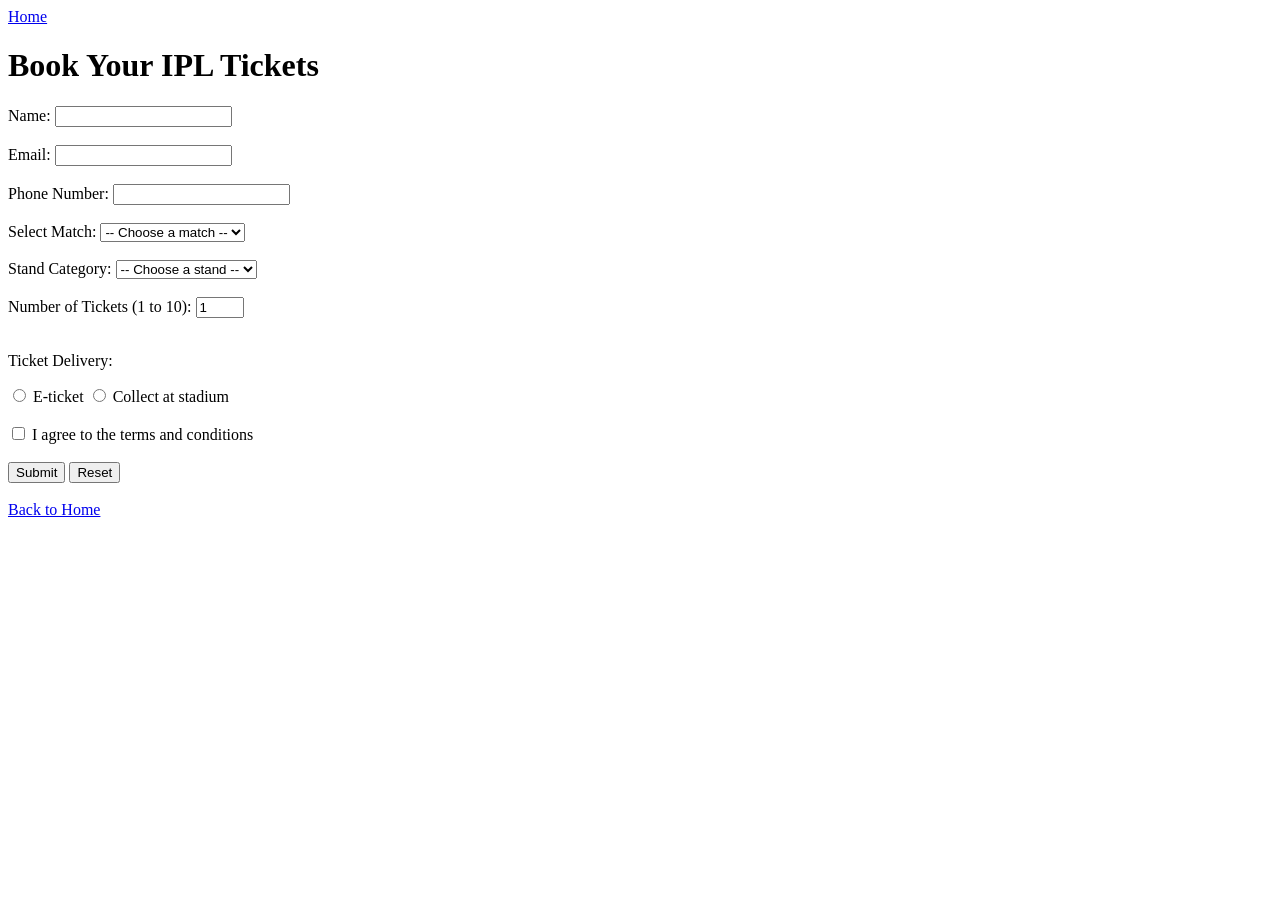
<file: Activity-3/booking.html>
<!DOCTYPE html>
<html lang="en">
<head>
    <meta charset="UTF-8">
    <meta name="viewport" content="width=device-width, initial-scale=1.0">
    <title>IPL Ticket Booking</title>
</head>
<body>

    <a href="index.html">Home</a>

    <h1>Book Your IPL Tickets</h1>

    <form action="#" method="get">

        <label for="name">Name:</label>
        <input
            type="text"
            id="name"
            name="name"
            minlength="3"
            maxlength="50"
            pattern="[A-Za-z ]+"
            title="Enter your name using letters and spaces only."
            required
        >
        <br><br>

        <label for="email">Email:</label>
        <input
            type="email"
            id="email"
            name="email"
            required
        >
        <br><br>

        <label for="phone">Phone Number:</label>
        <input
            type="tel"
            id="phone"
            name="phone"
            pattern="[0-9]{10}"
            minlength="10"
            maxlength="10"
            title="Enter exactly 10 digits."
            required
        >
        <br><br>

        <label for="match">Select Match:</label>
        <select id="match" name="match" required>
            <option value="">-- Choose a match --</option>
            <option value="RCB vs CSK">RCB vs CSK</option>
            <option value="MI vs KKR">MI vs KKR</option>
            <option value="CSK vs MI">CSK vs MI</option>
        </select>
        <br><br>

        <label for="stand">Stand Category:</label>
        <select id="stand" name="stand" required>
            <option value="">-- Choose a stand --</option>
            <option value="General">General</option>
            <option value="Premium">Premium</option>
            <option value="VIP">VIP</option>
        </select>
        <br><br>

        <label for="quantity">Number of Tickets (1 to 10):</label>
        <input
            type="number"
            id="quantity"
            name="quantity"
            min="1"
            max="10"
            value="1"
            required
        >
        <br><br>

        <p>Ticket Delivery:</p>

        <input
            type="radio"
            id="e-ticket"
            name="delivery"
            value="E-ticket"
            required
        >
        <label for="e-ticket">E-ticket</label>

        <input
            type="radio"
            id="stadium"
            name="delivery"
            value="Collect at stadium"
        >
        <label for="stadium">Collect at stadium</label>
        <br><br>

        <input
            type="checkbox"
            id="terms"
            name="terms"
            value="accepted"
            required
        >
        <label for="terms">I agree to the terms and conditions</label>
        <br><br>

        <button type="submit">Submit</button>
        <button type="reset">Reset</button>

    </form>

    <br>
    <a href="index.html">Back to Home</a>

</body>
</html>
</file>
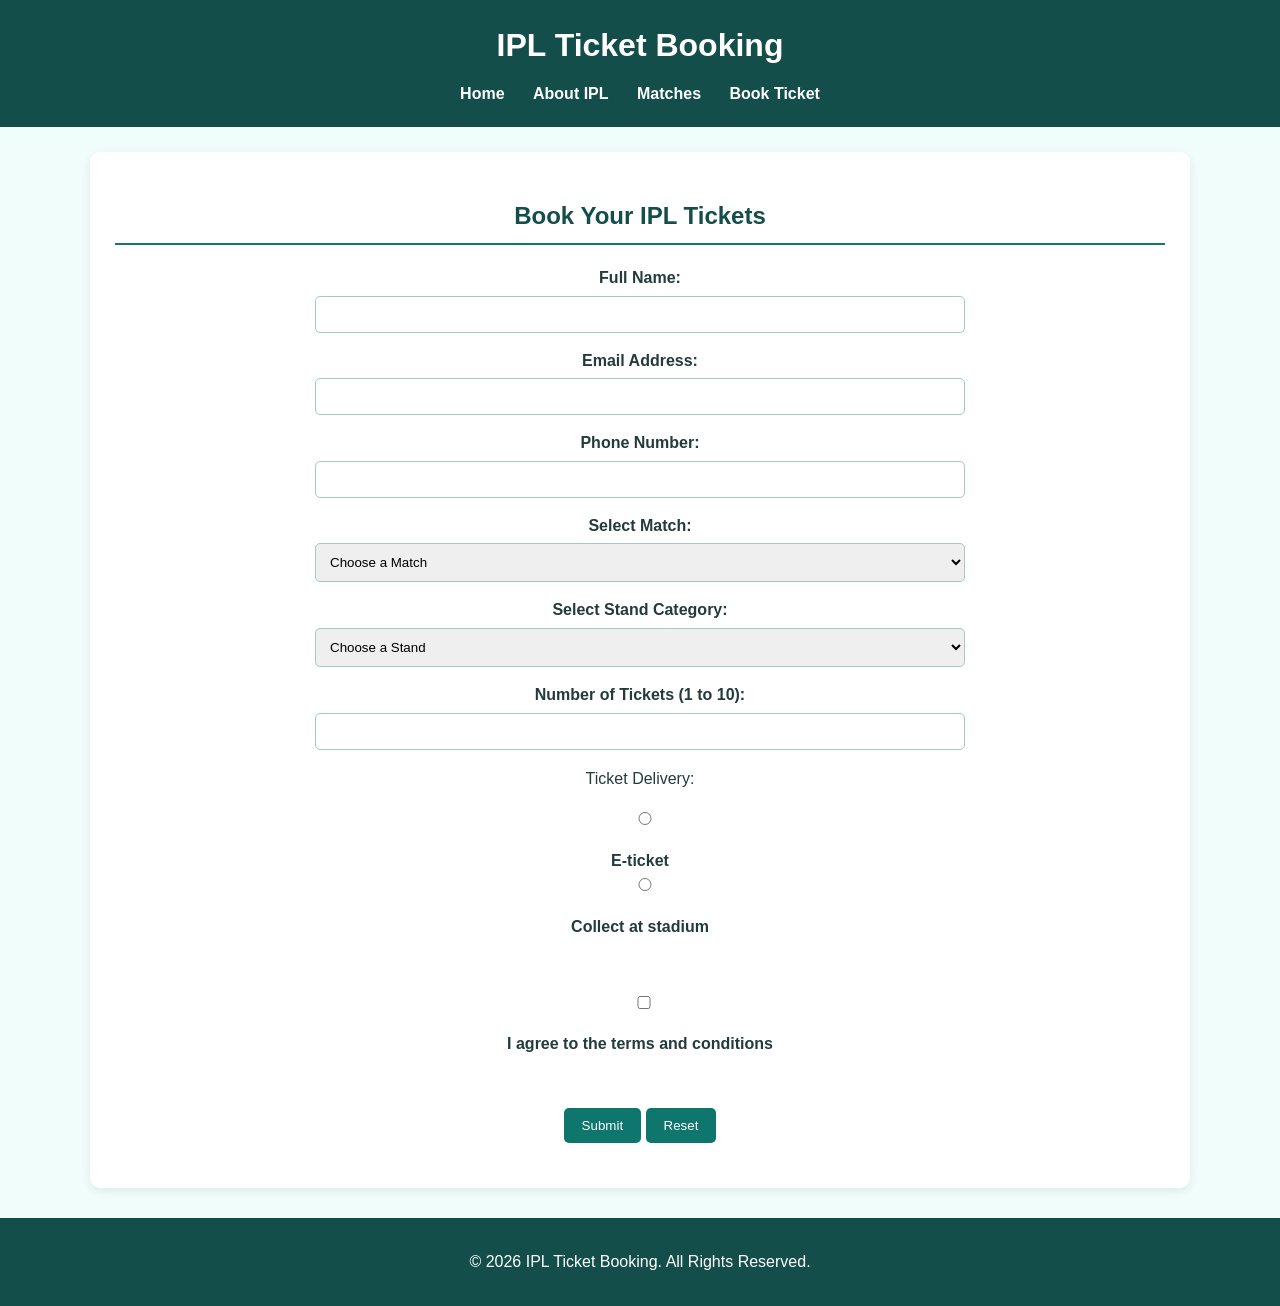
<file: Activity-5/booking.html>
<!DOCTYPE html>
<html lang="en">
<head>
    <meta charset="UTF-8">
    <meta name="viewport" content="width=device-width, initial-scale=1.0">
    <title>IPL Ticket Booking</title>

    <!-- Correct CSS filename -->
    <link rel="stylesheet" href="style.css">
</head>

<body>

    <header>
        <h1>IPL Ticket Booking</h1>

        <nav>
            <a href="indext.html">Home</a>
            <a href="indext.html#about">About IPL</a>
            <a href="indext.html#matches">Matches</a>
            <a href="booking.html">Book Ticket</a>
        </nav>
    </header>

    <section id="booking">
        <h2>Book Your IPL Tickets</h2>

        <form action="#" method="post" id="ticketForm">

            <label for="name">Full Name:</label>
            <input type="text" id="name" name="name"
                   required minlength="3" maxlength="50">

            <label for="email">Email Address:</label>
            <input type="email" id="email" name="email" required>

            <label for="phone">Phone Number:</label>
            <input type="tel" id="phone" name="phone"
                   required minlength="10" maxlength="10"
                   pattern="[0-9]{10}"
                   title="Enter a 10 digit phone number">

            <label for="match">Select Match:</label>
            <select id="match" name="match" required>
                <option value="">Choose a Match</option>
                <option value="RCB vs CSK">RCB vs CSK</option>
                <option value="MI vs KKR">MI vs KKR</option>
                <option value="CSK vs SRH">CSK vs SRH</option>
            </select>

            <label for="stand">Select Stand Category:</label>
            <select id="stand" name="stand" required>
                <option value="">Choose a Stand</option>
                <option value="General">General Stand</option>
                <option value="Premium">Premium Stand</option>
                <option value="VIP">VIP Stand</option>
            </select>

            <label for="tickets">Number of Tickets (1 to 10):</label>
            <input type="number" id="tickets" name="tickets"
                   required min="1" max="10">

            <p>Ticket Delivery:</p>

            <input type="radio" id="email-ticket"
                   name="delivery" value="Email" required>
            <label for="email-ticket">E-ticket</label>

            <input type="radio" id="pickup"
                   name="delivery" value="Pickup">
            <label for="pickup">Collect at stadium</label>

            <br><br>

            <input type="checkbox" id="terms" name="terms" required>
            <label for="terms">I agree to the terms and conditions</label>

            <br><br>

            <button type="submit">Submit</button>
            <button type="reset">Reset</button>

        </form>
    </section>

    <footer>
        <p>© 2026 IPL Ticket Booking. All Rights Reserved.</p>
    </footer>

    <!-- JavaScript File -->
    <script src="app.js"></script>

</body>
</html>
</file>
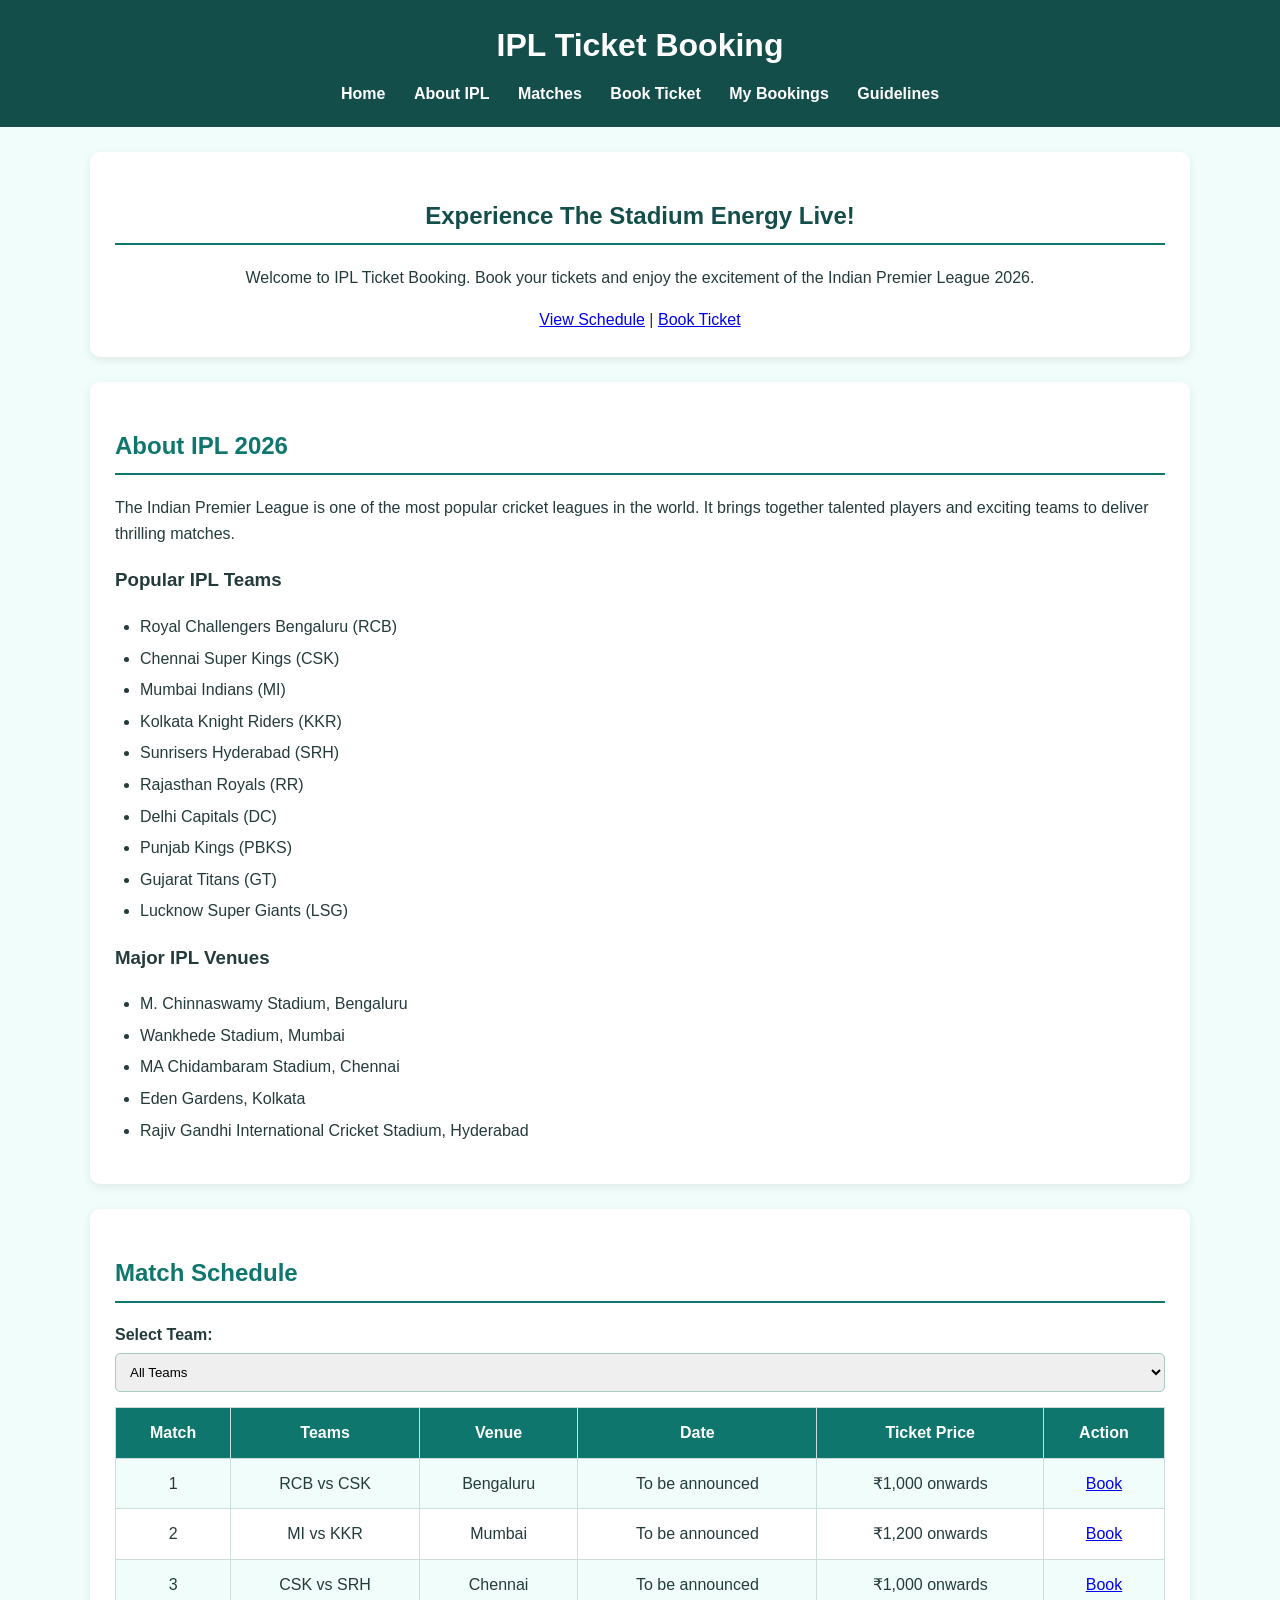
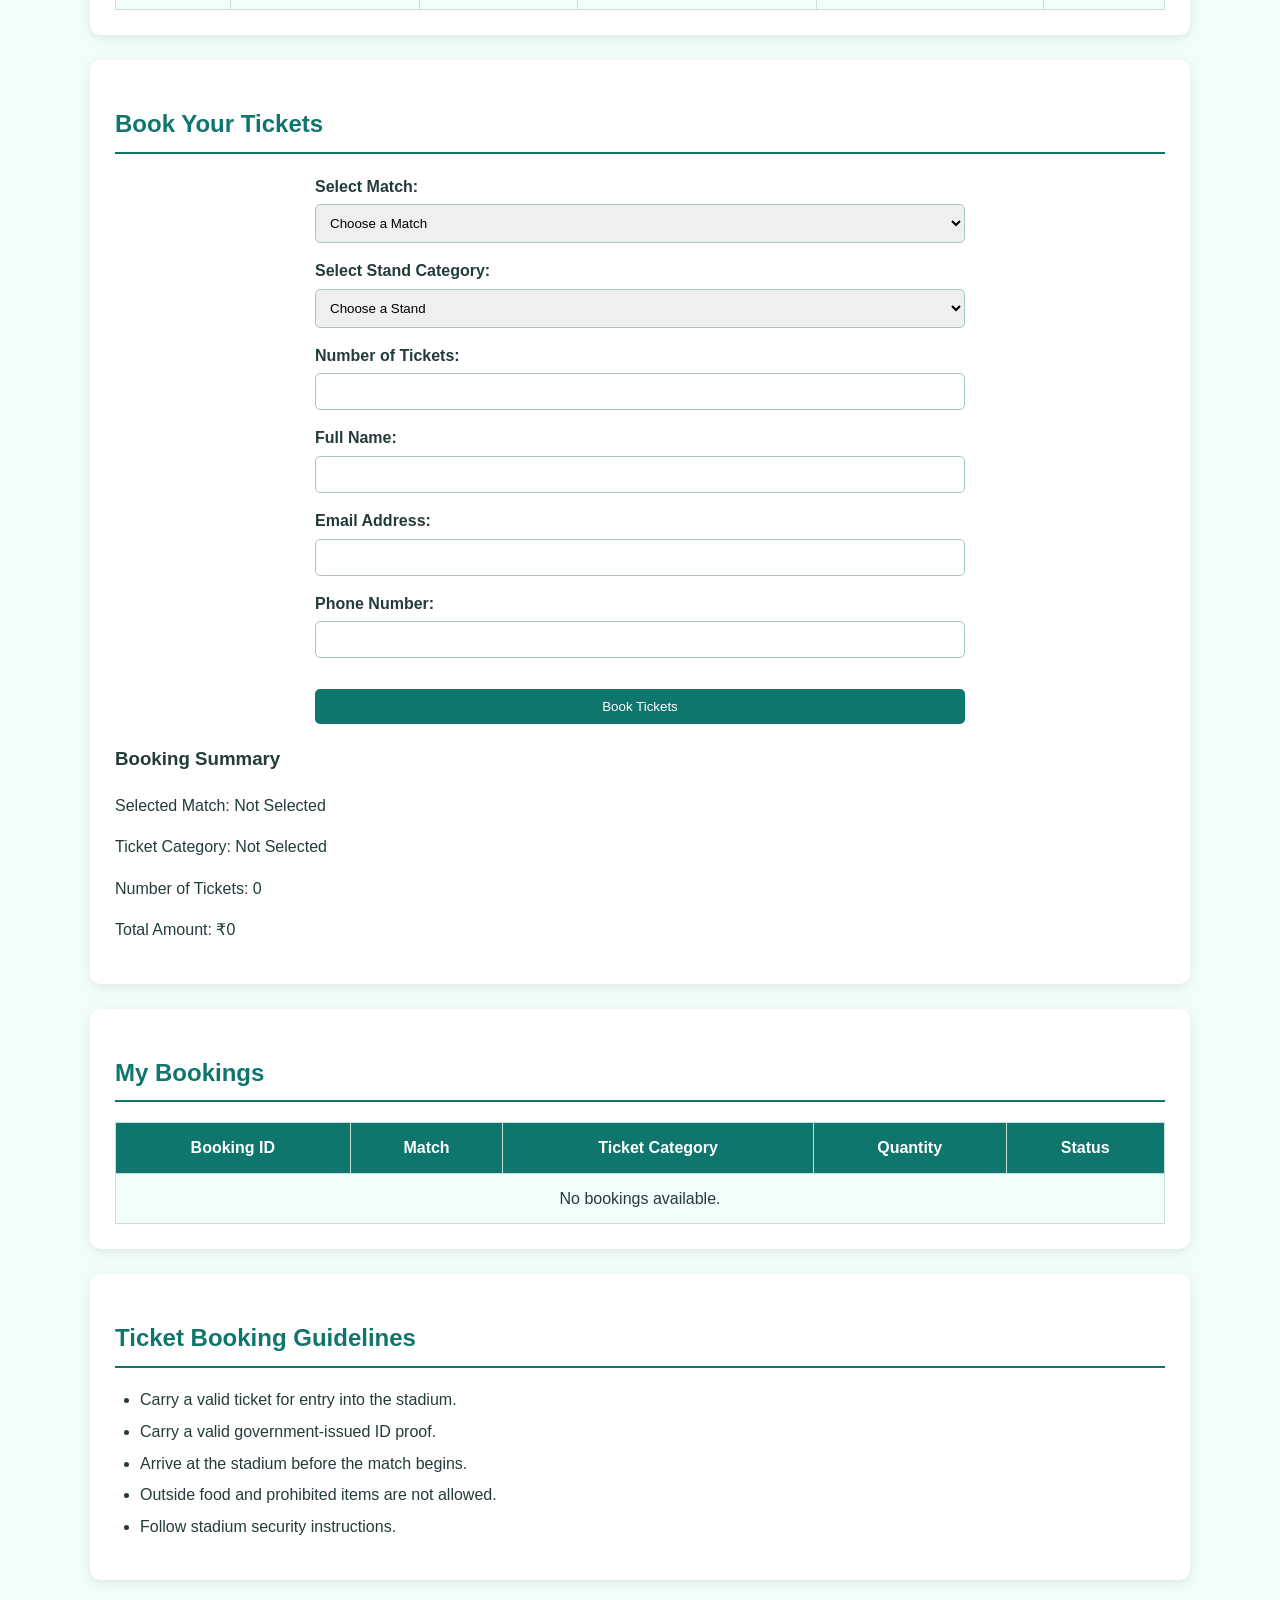
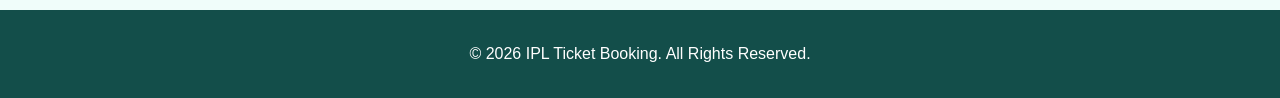
<file: Activity-5/indext.html>
<!DOCTYPE html>
<html lang="en">
<head>
    <meta charset="UTF-8">
    <meta name="viewport" content="width=device-width, initial-scale=1.0">
    <title>IPL Ticket Booking</title>

    <!-- Correct CSS filename -->
    <link rel="stylesheet" href="style.css">
</head>

<body>

    <!-- Header and Navigation -->
    <header>
        <h1>IPL Ticket Booking</h1>

        <nav>
            <a href="#home">Home</a>
            <a href="#about">About IPL</a>
            <a href="#matches">Matches</a>
            <a href="booking.html">Book Ticket</a>
            <a href="#mybookings">My Bookings</a>
            <a href="#guidelines">Guidelines</a>
        </nav>
    </header>

    <!-- Home Section -->
    <section id="home">
        <h2>Experience The Stadium Energy Live!</h2>

        <p>
            Welcome to IPL Ticket Booking. Book your tickets and enjoy
            the excitement of the Indian Premier League 2026.
        </p>

        <a href="#matches">View Schedule</a>
        |
        <a href="booking.html" class="book-btn">Book Ticket</a>
    </section>

    <!-- About IPL Section -->
    <section id="about">
        <h2>About IPL 2026</h2>

        <p>
            The Indian Premier League is one of the most popular
            cricket leagues in the world. It brings together talented
            players and exciting teams to deliver thrilling matches.
        </p>

        <h3>Popular IPL Teams</h3>

        <ul>
            <li>Royal Challengers Bengaluru (RCB)</li>
            <li>Chennai Super Kings (CSK)</li>
            <li>Mumbai Indians (MI)</li>
            <li>Kolkata Knight Riders (KKR)</li>
            <li>Sunrisers Hyderabad (SRH)</li>
            <li>Rajasthan Royals (RR)</li>
            <li>Delhi Capitals (DC)</li>
            <li>Punjab Kings (PBKS)</li>
            <li>Gujarat Titans (GT)</li>
            <li>Lucknow Super Giants (LSG)</li>
        </ul>

        <h3>Major IPL Venues</h3>

        <ul>
            <li>M. Chinnaswamy Stadium, Bengaluru</li>
            <li>Wankhede Stadium, Mumbai</li>
            <li>MA Chidambaram Stadium, Chennai</li>
            <li>Eden Gardens, Kolkata</li>
            <li>Rajiv Gandhi International Cricket Stadium, Hyderabad</li>
        </ul>
    </section>

    <!-- Match Schedule Section -->
    <section id="matches">
        <h2>Match Schedule</h2>

        <label for="teamFilter">Select Team:</label>

        <select id="teamFilter">
            <option value="all">All Teams</option>
            <option value="RCB">Royal Challengers Bengaluru</option>
            <option value="CSK">Chennai Super Kings</option>
            <option value="MI">Mumbai Indians</option>
            <option value="KKR">Kolkata Knight Riders</option>
            <option value="SRH">Sunrisers Hyderabad</option>
        </select>

        <table>
            <tr>
                <th>Match</th>
                <th>Teams</th>
                <th>Venue</th>
                <th>Date</th>
                <th>Ticket Price</th>
                <th>Action</th>
            </tr>

            <tr>
                <td>1</td>
                <td>RCB vs CSK</td>
                <td>Bengaluru</td>
                <td>To be announced</td>
                <td>₹1,000 onwards</td>
                <td><a href="booking.html" class="book-btn">Book</a></td>
            </tr>

            <tr>
                <td>2</td>
                <td>MI vs KKR</td>
                <td>Mumbai</td>
                <td>To be announced</td>
                <td>₹1,200 onwards</td>
                <td><a href="booking.html" class="book-btn">Book</a></td>
            </tr>

            <tr>
                <td>3</td>
                <td>CSK vs SRH</td>
                <td>Chennai</td>
                <td>To be announced</td>
                <td>₹1,000 onwards</td>
                <td><a href="booking.html" class="book-btn">Book</a></td>
            </tr>
        </table>
    </section>

    <!-- Ticket Booking Section -->
    <section id="booking">
        <h2>Book Your Tickets</h2>

        <form id="ticketForm">
            <label for="match">Select Match:</label>
            <select id="match" name="match" required>
                <option value="">Choose a Match</option>
                <option value="RCB vs CSK">RCB vs CSK</option>
                <option value="MI vs KKR">MI vs KKR</option>
                <option value="CSK vs SRH">CSK vs SRH</option>
            </select>

            <label for="stand">Select Stand Category:</label>
            <select id="stand" name="stand" required>
                <option value="">Choose a Stand</option>
                <option value="General">General Stand</option>
                <option value="Premium">Premium Stand</option>
                <option value="VIP">VIP Stand</option>
            </select>

            <label for="quantity">Number of Tickets:</label>
            <input type="number" id="quantity" name="quantity"
                   min="1" max="10" required>

            <label for="name">Full Name:</label>
            <input type="text" id="name" name="name" required>

            <label for="email">Email Address:</label>
            <input type="email" id="email" name="email" required>

            <label for="phone">Phone Number:</label>
            <input type="tel" id="phone" name="phone" required>

            <br><br>
            <input type="submit" value="Book Tickets">
        </form>

        <h3>Booking Summary</h3>

        <p>Selected Match: Not Selected</p>
        <p>Ticket Category: Not Selected</p>
        <p>Number of Tickets: 0</p>
        <p>Total Amount: ₹0</p>
    </section>

    <!-- My Bookings Section -->
    <section id="mybookings">
        <h2>My Bookings</h2>

        <table>
            <tr>
                <th>Booking ID</th>
                <th>Match</th>
                <th>Ticket Category</th>
                <th>Quantity</th>
                <th>Status</th>
            </tr>

            <tr>
                <td colspan="5">No bookings available.</td>
            </tr>
        </table>
    </section>

    <!-- Guidelines Section -->
    <section id="guidelines">
        <h2>Ticket Booking Guidelines</h2>

        <ul>
            <li>Carry a valid ticket for entry into the stadium.</li>
            <li>Carry a valid government-issued ID proof.</li>
            <li>Arrive at the stadium before the match begins.</li>
            <li>Outside food and prohibited items are not allowed.</li>
            <li>Follow stadium security instructions.</li>
        </ul>
    </section>

    <!-- Footer -->
    <footer>
        <p>© 2026 IPL Ticket Booking. All Rights Reserved.</p>
    </footer>

    <!-- JavaScript File -->
    <script src="app.js"></script>

</body>
</html>
</file>
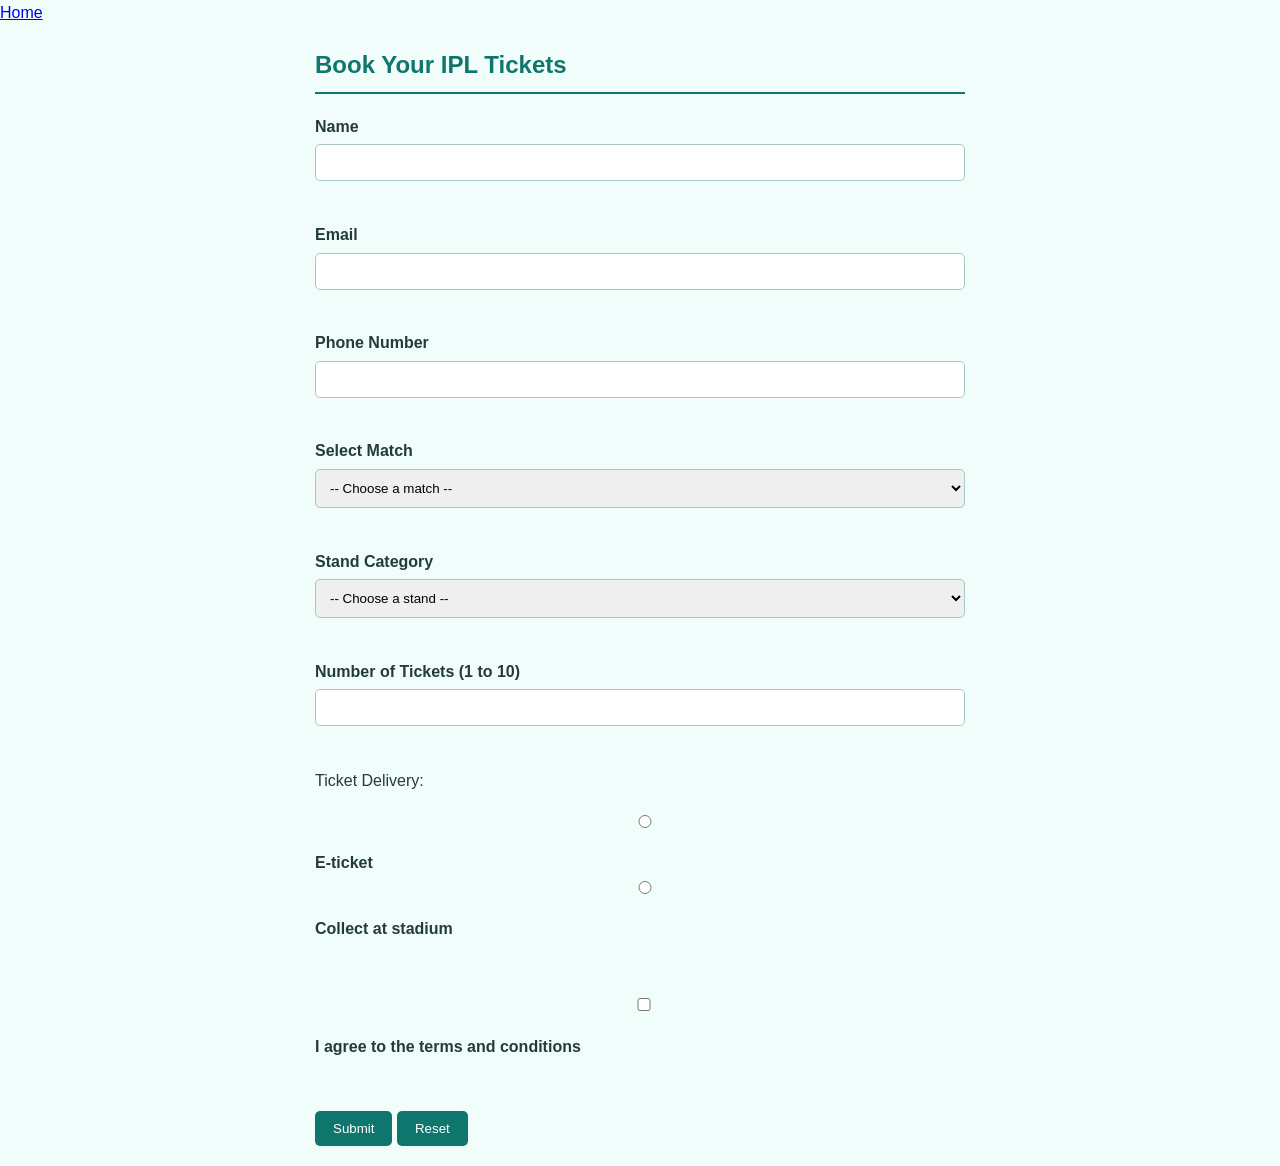
<file: Activity-7/bookinng.html>
<!DOCTYPE html>
<html lang="en">
<head>
    <meta charset="UTF-8">
    <meta name="viewport" content="width=device-width, initial-scale=1.0">
    <title>IPL Ticket Booking</title>
    <link rel="stylesheet" href="style.css">
</head>

<body>

    <a href="index.html">Home</a>

    <form action="#" method="post" id="ticketForm">
        <h2>Book Your IPL Tickets</h2>

        <label for="name">Name</label>
        <input type="text" id="name" name="name"
               required minlength="3" maxlength="50">
        <br><br>

        <label for="email">Email</label>
        <input type="email" id="email" name="email" required>
        <br><br>

        <label for="phone">Phone Number</label>
        <input type="tel" id="phone" name="phone"
               required minlength="10" maxlength="10"
               pattern="[0-9]{10}"
               title="Enter a 10 digit phone number">
        <br><br>

        <label for="match">Select Match</label>
        <select id="match" name="match" required>
            <option value="">-- Choose a match --</option>
            <option value="RCB vs CSK">RCB vs CSK</option>
            <option value="MI vs KKR">MI vs KKR</option>
        </select>
        <br><br>

        <label for="stand">Stand Category</label>
        <select id="stand" name="stand" required>
            <option value="">-- Choose a stand --</option>
            <option value="General">General</option>
            <option value="Premium">Premium</option>
            <option value="VIP">VIP</option>
        </select>
        <br><br>

        <label for="tickets">Number of Tickets (1 to 10)</label>
        <input type="number" id="tickets" name="tickets"
               required min="1" max="10">
        <br><br>

        <p>Ticket Delivery:</p>

        <input type="radio" id="email-ticket"
               name="delivery" value="Email" required>
        <label for="email-ticket">E-ticket</label>

        <input type="radio" id="pickup"
               name="delivery" value="Pickup">
        <label for="pickup">Collect at stadium</label>
        <br><br>

        <input type="checkbox" id="terms" name="terms" required>
        <label for="terms">I agree to the terms and conditions</label>
        <br><br>

        <button type="submit">Submit</button>
        <button type="reset">Reset</button>
    </form>

    <script src="app.js"></script>

</body>
</html>
</file>
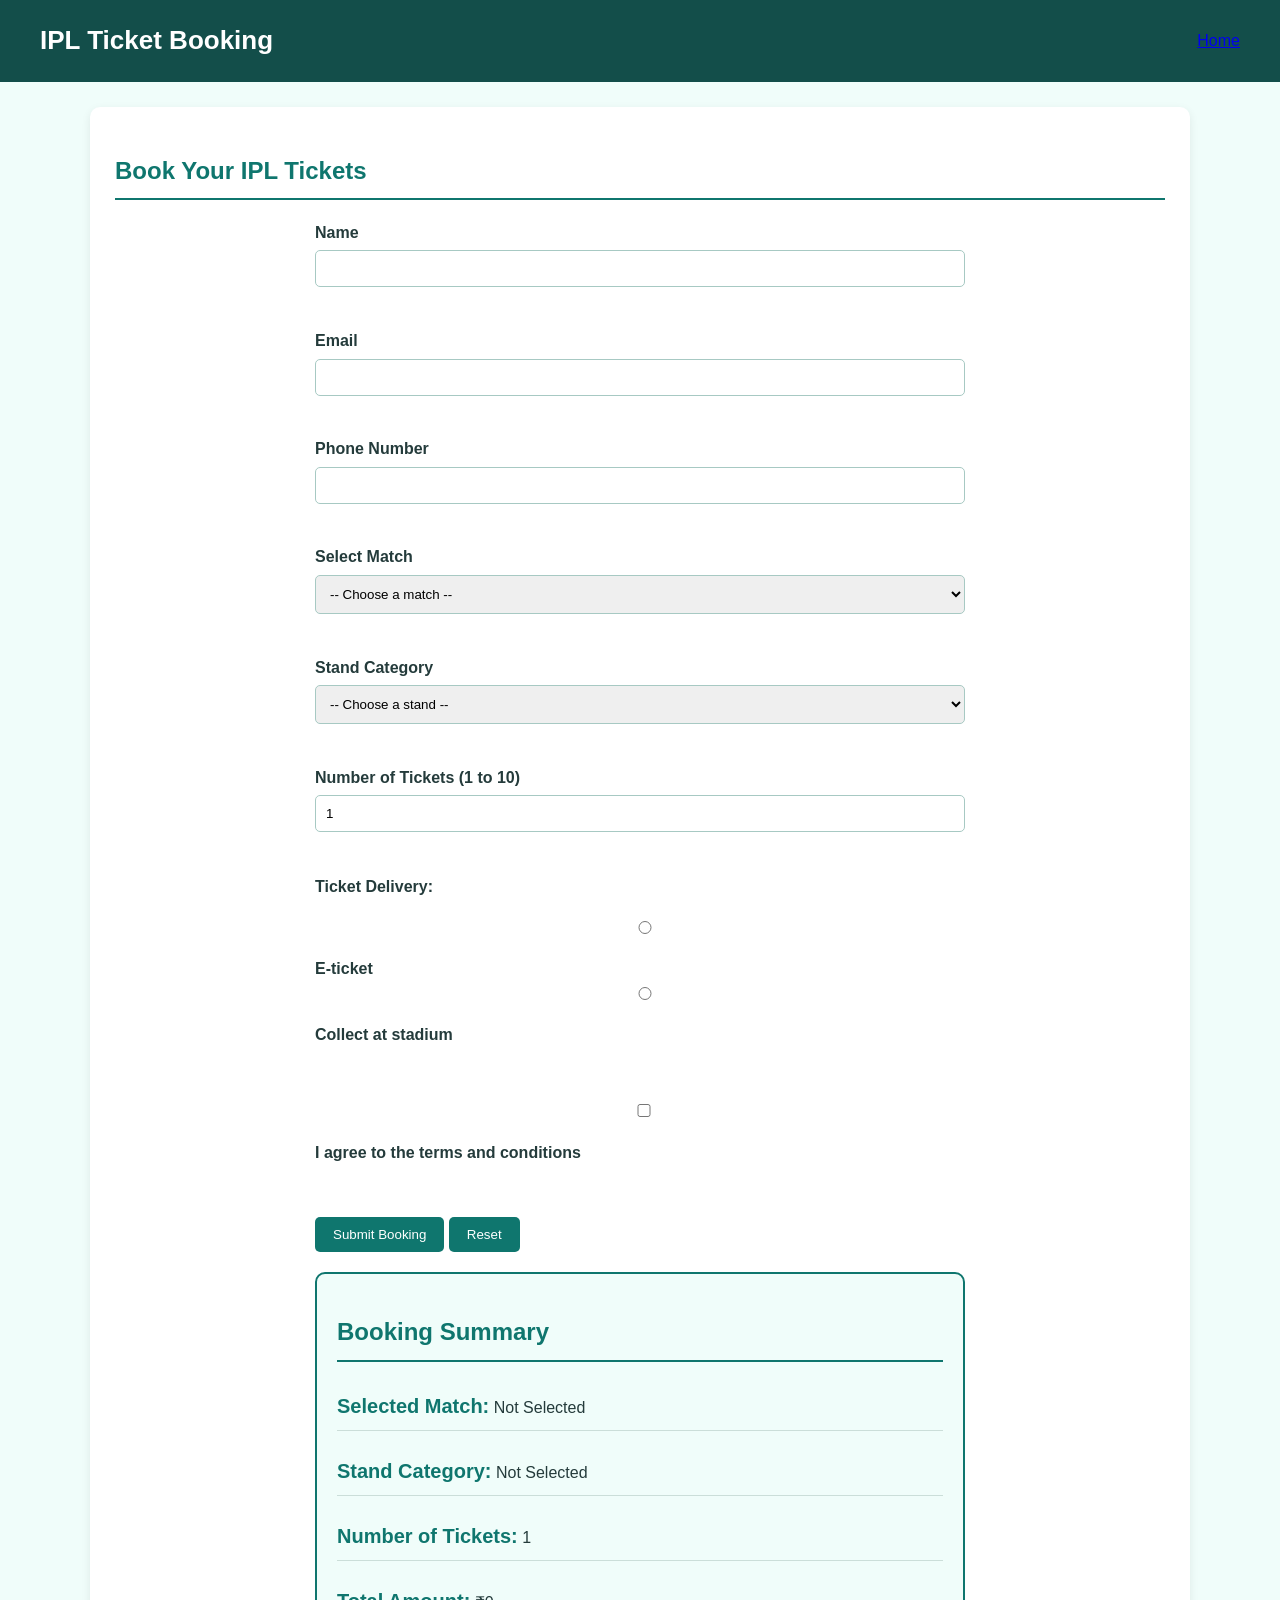
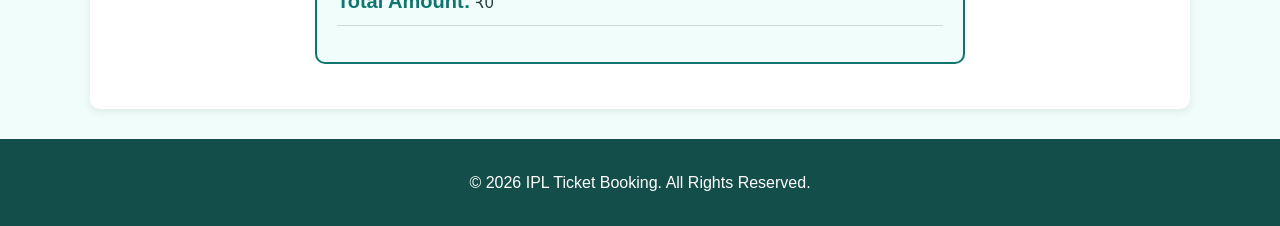
<file: Activity-8/booking.html>
<!DOCTYPE html>
<html lang="en">

<head>
    <meta charset="UTF-8">
    <meta name="viewport" content="width=device-width, initial-scale=1.0">

    <title>Book IPL Tickets</title>

    <link rel="stylesheet" href="style.css">
</head>

<body>

    <!-- Navigation -->

    <header>
        <div class="header-container">

            <h1>IPL Ticket Booking</h1>

            <a href="index.html">Home</a>

        </div>
    </header>


    <!-- Booking Form Section -->

    <section id="booking">

        <h2>Book Your IPL Tickets</h2>

        <form action="#" method="post" id="ticketForm">

            <!-- Personal Details -->

            <label for="name">Name</label>

            <input type="text"
                   id="name"
                   name="name"
                   required
                   minlength="3"
                   maxlength="50">

            <br><br>


            <label for="email">Email</label>

            <input type="email"
                   id="email"
                   name="email"
                   required>

            <br><br>


            <label for="phone">Phone Number</label>

            <input type="tel"
                   id="phone"
                   name="phone"
                   required
                   minlength="10"
                   maxlength="10"
                   pattern="[0-9]{10}"
                   title="Enter a 10 digit phone number">

            <br><br>


            <!-- Match Selection -->

            <label for="match">Select Match</label>

            <select id="match" name="match" required>

                <option value="">-- Choose a match --</option>

                <option value="RCB vs CSK">RCB vs CSK</option>

                <option value="MI vs KKR">MI vs KKR</option>

                <option value="CSK vs SRH">CSK vs SRH</option>

            </select>

            <br><br>


            <!-- Stand Selection -->

            <label for="stand">Stand Category</label>

            <select id="stand" name="stand" required>

                <option value="">-- Choose a stand --</option>

                <option value="General">General - ₹4,000</option>

                <option value="Premium">Premium - ₹7,000</option>

                <option value="VIP">VIP - ₹10,000</option>

            </select>

            <br><br>


            <!-- Ticket Quantity -->

            <label for="quantity">Number of Tickets (1 to 10)</label>

            <input type="number"
                   id="quantity"
                   name="quantity"
                   required
                   min="1"
                   max="10"
                   value="1">

            <br><br>


            <!-- Ticket Delivery -->

            <p><strong>Ticket Delivery:</strong></p>

            <input type="radio"
                   id="email-ticket"
                   name="delivery"
                   value="Email"
                   required>

            <label for="email-ticket">E-ticket</label>


            <input type="radio"
                   id="pickup"
                   name="delivery"
                   value="Pickup">

            <label for="pickup">Collect at stadium</label>

            <br><br>


            <!-- Terms and Conditions -->

            <input type="checkbox"
                   id="terms"
                   name="terms"
                   required>

            <label for="terms">
                I agree to the terms and conditions
            </label>

            <br><br>


            <!-- Form Buttons -->

            <button type="submit">Submit Booking</button>

            <button type="reset">Reset</button>

        </form>


        <!-- Booking Summary -->

        <div class="summary-card">

            <h2>Booking Summary</h2>

            <p>
                <strong>Selected Match:</strong>
                <span id="summaryMatch">Not Selected</span>
            </p>

            <p>
                <strong>Stand Category:</strong>
                <span id="summaryStand">Not Selected</span>
            </p>

            <p>
                <strong>Number of Tickets:</strong>
                <span id="summaryQuantity">1</span>
            </p>

            <p>
                <strong>Total Amount:</strong>
                <span id="summaryTotal">₹0</span>
            </p>

        </div>

    </section>


    <!-- Footer -->

    <footer>
        <p>&copy; 2026 IPL Ticket Booking. All Rights Reserved.</p>
    </footer>


    <!-- JavaScript -->

    <script src="app.js"></script>

</body>

</html>
</file>
<file: styles.css>
/* IPL Ticket Booking Website - CSS Styling */

/* 1. Theme Variables */
:root {
    --primary: #101b3f;
    --accent: #f5b82e;
    --background: #f4f6fb;
    --text: #252b3b;
    --white: #ffffff;
}

/* 2. General Styling */
* {
    margin: 0;
    padding: 0;
    box-sizing: border-box;
}

html {
    scroll-behavior: smooth;
    scroll-padding-top: 85px;
}

body {
    font-family: Arial, sans-serif;
    background-color: var(--background);
    color: var(--text);
    line-height: 1.6;
}

section {
    padding: 55px 8%;
}

section h2 {
    color: var(--primary);
    text-align: center;
    margin-bottom: 25px;
    font-size: 30px;
}

/* 3. Navigation Bar */
header {
    background-color: var(--primary);
    position: fixed;
    top: 0;
    left: 0;
    width: 100%;
    z-index: 1000;
    box-shadow: 0 3px 10px rgba(0, 0, 0, 0.2);
}

nav {
    display: flex;
    justify-content: space-between;
    align-items: center;
    padding: 15px 8%;
}

nav h2 {
    color: var(--accent);
}

nav ul {
    display: flex;
    list-style: none;
    gap: 25px;
}

nav ul li a {
    color: var(--white);
    text-decoration: none;
    font-weight: bold;
    transition: 0.3s;
}

nav ul li a:hover {
    color: var(--accent);
}

/* 4. Hero Section */
#hero {
    margin-top: 65px;
    min-height: 450px;
    background: linear-gradient(135deg, #101b3f, #263f78);
    color: var(--white);
    text-align: center;
    display: flex;
    flex-direction: column;
    justify-content: center;
    align-items: center;
}

#hero h1 {
    font-size: 42px;
    margin-bottom: 15px;
}

#hero p {
    font-size: 18px;
    margin-bottom: 25px;
}

#hero a {
    display: inline-block;
    background-color: var(--accent);
    color: var(--primary);
    text-decoration: none;
    padding: 12px 25px;
    margin: 8px;
    border-radius: 6px;
    font-weight: bold;
    transition: 0.3s;
}

#hero a:hover {
    background-color: var(--white);
    transform: translateY(-3px);
}

/* 5. About Section */
#about {
    background-color: var(--white);
}

#about h3 {
    color: var(--primary);
    margin: 20px 0 10px;
}

#about ul {
    padding-left: 25px;
}

#about li {
    margin-bottom: 8px;
}

/* 6. Match Schedule Table */
#matches {
    background-color: var(--background);
}

label {
    font-weight: bold;
}

select,
input {
    padding: 10px;
    border: 1px solid #ccd1dc;
    border-radius: 5px;
    margin: 8px 0 15px;
    font-size: 15px;
}

table {
    width: 100%;
    border-collapse: collapse;
    margin-top: 20px;
    background-color: var(--white);
    box-shadow: 0 3px 12px rgba(0, 0, 0, 0.08);
    border-radius: 8px;
    overflow: hidden;
}

th {
    background-color: var(--primary);
    color: var(--white);
    padding: 14px;
}

td {
    padding: 13px;
    text-align: center;
    border-bottom: 1px solid #ddd;
}

tbody tr:hover {
    background-color: #fff4d8;
}

td a {
    display: inline-block;
    background-color: var(--accent);
    color: var(--primary);
    text-decoration: none;
    padding: 7px 14px;
    border-radius: 5px;
    font-weight: bold;
}

/* 7. Booking Section */
#booking {
    background-color: var(--white);
}

.booking-container {
    display: flex;
    justify-content: center;
    align-items: flex-start;
    gap: 35px;
    flex-wrap: wrap;
}

form {
    background-color: var(--background);
    padding: 25px;
    border-radius: 10px;
    width: 55%;
    min-width: 280px;
    box-shadow: 0 3px 12px rgba(0, 0, 0, 0.08);
}

form label {
    display: block;
}

form input,
form select {
    width: 100%;
}

form button {
    background-color: var(--primary);
    color: var(--white);
    border: none;
    padding: 13px 25px;
    border-radius: 5px;
    cursor: pointer;
    font-size: 16px;
    font-weight: bold;
}

form button:hover {
    background-color: var(--accent);
    color: var(--primary);
}

/* 8. Booking Summary Card */
.summary-card {
    background-color: var(--primary);
    color: var(--white);
    padding: 25px;
    border-radius: 10px;
    width: 30%;
    min-width: 250px;
    box-shadow: 0 4px 12px rgba(0, 0, 0, 0.15);
}

.summary-card h3 {
    color: var(--accent);
    margin-bottom: 15px;
}

.summary-card p {
    margin-bottom: 12px;
}

/* 9. My Bookings */
#my-bookings {
    background-color: var(--background);
}

/* 10. Guidelines Cards */
#guidelines {
    background-color: var(--white);
}

.guidelines-container {
    display: flex;
    justify-content: center;
    gap: 20px;
    flex-wrap: wrap;
}

.guidelines-container article {
    background-color: var(--background);
    padding: 25px;
    border-radius: 10px;
    flex: 1;
    min-width: 220px;
    box-shadow: 0 3px 12px rgba(0, 0, 0, 0.08);
    border-top: 4px solid var(--accent);
}

.guidelines-container article h3 {
    color: var(--primary);
    margin-bottom: 12px;
}

/* 11. Footer */
footer {
    background-color: var(--primary);
    color: var(--white);
    text-align: center;
    padding: 22px;
}

/* 12. Responsive Design */
@media (max-width: 768px) {
    nav {
        flex-direction: column;
        gap: 12px;
    }

    nav ul {
        flex-wrap: wrap;
        justify-content: center;
        gap: 12px;
    }

    #hero {
        margin-top: 110px;
        padding: 50px 20px;
    }

    #hero h1 {
        font-size: 30px;
    }

    section {
        padding: 40px 5%;
    }

    form,
    .summary-card {
        width: 100%;
    }

    table {
        display: block;
        overflow-x: auto;
        white-space: nowrap;
    }
}
</file>
<file: Activity-3/style.css>
/* General Page Styling */
* {
    box-sizing: border-box;
}

body {
    margin: 0;
    font-family: Arial, sans-serif;
    background-color: #f0fdfa;
    color: #243b3b;
    line-height: 1.6;
}

/* Header and Navigation */
header {
    background-color: #134e4a;
    color: white;
    text-align: center;
    padding: 20px;
}

header h1 {
    margin: 0 0 10px;
}

nav {
    margin-top: 10px;
}

nav a {
    color: white;
    text-decoration: none;
    margin: 0 12px;
    font-weight: bold;
}

nav a:hover {
    color: #99f6e4;
}

/* Sections */
section {
    background-color: white;
    margin: 25px auto;
    padding: 25px;
    width: 90%;
    max-width: 1100px;
    border-radius: 10px;
    box-shadow: 0 3px 10px rgba(0, 0, 0, 0.08);
}

h2 {
    color: #0f766e;
    border-bottom: 2px solid #0f766e;
    padding-bottom: 8px;
}

/* Hero Section */
section:first-of-type {
    text-align: center;
}

section:first-of-type h2 {
    color: #134e4a;
}

/* Lists */
ul {
    padding-left: 25px;
}

li {
    margin-bottom: 6px;
}

/* Tables */
table {
    width: 100%;
    border-collapse: collapse;
    margin-top: 15px;
}

th {
    background-color: #0f766e;
    color: white;
}

th, td {
    padding: 12px;
    border: 1px solid #cbded9;
    text-align: center;
}

tr:nth-child(even) {
    background-color: #f0fdfa;
}

/* Forms */
form {
    max-width: 650px;
    margin: 20px auto;
}

label {
    display: block;
    margin-top: 15px;
    font-weight: bold;
}

input, select {
    width: 100%;
    padding: 10px;
    margin-top: 5px;
    border: 1px solid #a7c9c3;
    border-radius: 5px;
}

/* Links and Buttons */
a {
    transition: color 0.3s;
}

a:hover {
    color: #0f766e;
}

button, input[type="submit"] {
    background-color: #0f766e;
    color: white;
    padding: 10px 18px;
    border: none;
    border-radius: 5px;
    cursor: pointer;
}

button:hover, input[type="submit"]:hover {
    background-color: #134e4a;
}

/* Footer */
footer {
    background-color: #134e4a;
    color: white;
    text-align: center;
    padding: 15px;
    margin-top: 30px;
}
</file>
<file: Activity-7/style.css>
/* General Page Styling */

* {
    box-sizing: border-box;
}

body {
    margin: 0;
    font-family: Arial, sans-serif;
    background-color: #f0fdfa;
    color: #243b3b;
    line-height: 1.6;
}


/* Header and Navigation */

header {
    background-color: #134e4a;
    color: white;
    text-align: center;
    padding: 20px;
}

header h1 {
    margin: 0 0 10px;
}

nav {
    margin-top: 10px;
}

nav a {
    color: white;
    text-decoration: none;
    margin: 0 12px;
    font-weight: bold;
}

nav a:hover {
    color: #99f6e4;
}


/* Sections */

section {
    background-color: white;
    margin: 25px auto;
    padding: 25px;
    width: 90%;
    max-width: 1100px;
    border-radius: 10px;
    box-shadow: 0 3px 10px rgba(19, 78, 74, 0.08);
}

h2 {
    color: #0f766e;
    border-bottom: 2px solid #0f766e;
    padding-bottom: 8px;
}


/* Hero Section */

section:first-of-type {
    text-align: center;
}

section:first-of-type h2 {
    color: #134e4a;
}


/* Lists */

ul {
    padding-left: 25px;
}

li {
    margin-bottom: 6px;
}


/* Tables */

table {
    width: 100%;
    border-collapse: collapse;
    margin-top: 15px;
}

th {
    background-color: #0f766e;
    color: white;
}

th, td {
    padding: 12px;
    border: 1px solid #cbdedb;
    text-align: center;
}

tr:nth-child(even) {
    background-color: #f0fdfa;
}


/* Forms */

form {
    max-width: 650px;
    margin: 20px auto;
}

label {
    display: block;
    margin-top: 15px;
    font-weight: bold;
}

input, select {
    width: 100%;
    padding: 10px;
    margin-top: 5px;
    border: 1px solid #a7c9c3;
    border-radius: 5px;
    font-family: Arial, sans-serif;
}

input:focus, select:focus {
    outline: 2px solid #5eead4;
    border-color: #0f766e;
}


/* Links and Buttons */

a {
    transition: color 0.3s;
}

a:hover {
    color: #0f766e;
}

button, input[type="submit"] {
    background-color: #0f766e;
    color: white;
    padding: 10px 18px;
    border: none;
    border-radius: 5px;
    cursor: pointer;
    transition: background-color 0.3s;
}

button:hover, input[type="submit"]:hover {
    background-color: #134e4a;
}


/* Footer */

footer {
    background-color: #134e4a;
    color: white;
    text-align: center;
    padding: 15px;
    margin-top: 30px;
}


/* Toast Notification */

.toast {
    position: fixed;
    bottom: 30px;
    right: 30px;
    background-color: #134e4a;
    color: white;
    padding: 15px 25px;
    border-radius: 8px;
    font-size: 16px;
    z-index: 1000;
    box-shadow: 0 4px 10px rgba(19, 78, 74, 0.3);
    animation: fadeIn 0.3s ease;
}

@keyframes fadeIn {
    from {
        opacity: 0;
        transform: translateY(20px);
    }

    to {
        opacity: 1;
        transform: translateY(0);
    }
}


/* Booking Summary Card */

.summary-card {
    max-width: 650px;
    margin: 20px auto;
    padding: 20px;
    background-color: #f0fdfa;
    border: 2px solid #0f766e;
    border-radius: 10px;
}

.summary-card h3 {
    color: #0f766e;
    margin-top: 0;
}

.summary-card p {
    padding: 8px 0;
    border-bottom: 1px solid #cbdedb;
}

.summary-card strong {
    color: #0f766e;
    font-size: 20px;
}


/* Mobile Screen Support */

@media screen and (max-width: 600px) {
    nav a {
        display: inline-block;
        margin: 5px;
    }

    section {
        width: 95%;
        padding: 15px;
    }

    table {
        font-size: 12px;
    }

    th, td {
        padding: 6px;
    }

    .toast {
        left: 15px;
        right: 15px;
        bottom: 15px;
        text-align: center;
    }
}
</file>
<file: Activity-8/style.css>
/* General Page Styling */

* {
    box-sizing: border-box;
}

body {
    margin: 0;
    font-family: Arial, sans-serif;
    background-color: #f0fdfa;
    color: #243b3b;
    line-height: 1.6;
}


/* Header and Navigation - Flexbox */

header {
    background-color: #134e4a;
    color: white;
    padding: 20px;
}

.header-container {
    display: flex;
    justify-content: space-between;
    align-items: center;
    flex-wrap: wrap;
    max-width: 1200px;
    margin: auto;
}

header h1 {
    margin: 0;
    font-size: 26px;
}

nav {
    display: flex;
    align-items: center;
    gap: 20px;
}

nav a {
    color: white;
    text-decoration: none;
    font-weight: bold;
    transition: color 0.3s;
}

nav a:hover {
    color: #99f6e4;
}


/* Hamburger Menu Button */

.menu-toggle {
    display: none;
    font-size: 25px;
    padding: 5px 12px;
}


/* Sections */

section {
    background-color: white;
    margin: 25px auto;
    padding: 25px;
    width: 90%;
    max-width: 1100px;
    border-radius: 10px;
    box-shadow: 0 3px 10px rgba(0, 0, 0, 0.08);
}

h2 {
    color: #0f766e;
    border-bottom: 2px solid #0f766e;
    padding-bottom: 8px;
}


/* Hero Section */

#home {
    text-align: center;
}

#home h2 {
    color: #134e4a;
}


/* Lists */

ul {
    padding-left: 25px;
}

li {
    margin-bottom: 6px;
}


/* Tables */

table {
    width: 100%;
    border-collapse: collapse;
    margin-top: 15px;
}

th {
    background-color: #0f766e;
    color: white;
}

th, td {
    padding: 12px;
    border: 1px solid #cbded9;
    text-align: center;
}

tr:nth-child(even) {
    background-color: #f0fdfa;
}


/* Forms */

form {
    max-width: 650px;
    margin: 20px auto;
}

label {
    display: block;
    margin-top: 15px;
    font-weight: bold;
}

input, select {
    width: 100%;
    padding: 10px;
    margin-top: 5px;
    border: 1px solid #a7c9c3;
    border-radius: 5px;
}


/* Links and Buttons */

a {
    transition: color 0.3s;
}

button, input[type="submit"] {
    background-color: #0f766e;
    color: white;
    padding: 10px 18px;
    border: none;
    border-radius: 5px;
    cursor: pointer;
}

button:hover, input[type="submit"]:hover {
    background-color: #134e4a;
}


/* Match Controls */

.match-controls {
    display: flex;
    justify-content: space-between;
    align-items: end;
    flex-wrap: wrap;
    gap: 20px;
    margin: 20px 0;
}

.filter-control {
    flex: 1;
    min-width: 220px;
}

.filter-control select {
    max-width: 350px;
}

.view-controls {
    display: flex;
    gap: 10px;
}

.view-controls button {
    padding: 10px 15px;
}

.view-controls .active-view {
    background-color: #134e4a;
}


/* Match Cards - CSS Grid */

.matches-grid {
    display: grid;
    grid-template-columns: repeat(3, 1fr);
    gap: 20px;
    margin-top: 20px;
}

.match-card {
    background-color: #f0fdfa;
    border: 1px solid #cbded9;
    border-left: 5px solid #0f766e;
    border-radius: 10px;
    padding: 20px;
    transition: transform 0.3s, box-shadow 0.3s;
}

.match-card:hover {
    transform: translateY(-5px);
    box-shadow: 0 5px 15px rgba(0, 0, 0, 0.12);
}

.match-card h3 {
    color: #0f766e;
    margin-top: 0;
}

.match-card h4 {
    color: #134e4a;
    font-size: 20px;
}

.match-card p {
    margin: 8px 0;
}

.match-card .book-btn {
    display: inline-block;
    background-color: #0f766e;
    color: white;
    padding: 9px 15px;
    text-decoration: none;
    border-radius: 5px;
    margin-top: 10px;
}

.match-card .book-btn:hover {
    background-color: #134e4a;
}

.no-matches {
    text-align: center;
    color: #0f766e;
    font-weight: bold;
}


/* List View */

.matches-grid.list-view {
    grid-template-columns: 1fr;
}

.matches-grid.list-view .match-card {
    display: flex;
    justify-content: space-between;
    align-items: center;
    flex-wrap: wrap;
    gap: 10px;
}

.matches-grid.list-view .match-card h3,
.matches-grid.list-view .match-card h4,
.matches-grid.list-view .match-card p {
    margin: 5px;
}


/* Booking Summary Card - Activity 07 */

.summary-card {
    max-width: 650px;
    margin: 20px auto;
    padding: 20px;
    background-color: #f0fdfa;
    border: 2px solid #0f766e;
    border-radius: 10px;
}

.summary-card h3 {
    color: #0f766e;
    margin-top: 0;
}

.summary-card p {
    padding: 8px 0;
    border-bottom: 1px solid #cbded9;
}

.summary-card strong {
    color: #0f766e;
    font-size: 20px;
}


/* Guidelines - Three Column CSS Grid */

.guidelines-grid {
    display: grid;
    grid-template-columns: repeat(3, 1fr);
    gap: 20px;
    margin-top: 20px;
}

.guideline-card {
    background-color: #f0fdfa;
    border: 1px solid #cbded9;
    border-radius: 8px;
    padding: 15px;
    border-top: 4px solid #0f766e;
}

.guideline-card h3 {
    color: #0f766e;
    margin-top: 0;
}


/* Toast Notification */

.toast {
    position: fixed;
    bottom: 30px;
    right: 30px;
    background-color: #134e4a;
    color: white;
    padding: 15px 25px;
    border-radius: 8px;
    font-size: 16px;
    z-index: 1000;
    box-shadow: 0 4px 10px rgba(0, 0, 0, 0.3);
    animation: fadeIn 0.3s ease;
}

@keyframes fadeIn {
    from {
        opacity: 0;
        transform: translateY(20px);
    }

    to {
        opacity: 1;
        transform: translateY(0);
    }
}


/* Footer */

footer {
    background-color: #134e4a;
    color: white;
    text-align: center;
    padding: 15px;
    margin-top: 30px;
}


/* Tablet Responsive Layout */

@media screen and (max-width: 900px) {

    .matches-grid {
        grid-template-columns: repeat(2, 1fr);
    }

    .guidelines-grid {
        grid-template-columns: repeat(2, 1fr);
    }

    .header-container {
        gap: 15px;
    }

    nav {
        gap: 12px;
    }

}


/* Mobile Responsive Layout */

@media screen and (max-width: 600px) {

    header {
        padding: 15px;
    }

    .header-container {
        justify-content: space-between;
    }

    header h1 {
        font-size: 20px;
    }

    /* Show Hamburger Button */

    .menu-toggle {
        display: block;
    }

    /* Hide Navigation Initially */

    nav {
        display: none;
        flex-direction: column;
        align-items: flex-start;
        width: 100%;
        margin-top: 15px;
        gap: 15px;
    }

    /* Show Navigation When JavaScript Adds Class */

    nav.active {
        display: flex;
    }

    nav a {
        padding: 5px 0;
    }

    section {
        width: 94%;
        padding: 18px;
        margin: 15px auto;
    }

    /* Single Column Match Cards */

    .matches-grid {
        grid-template-columns: 1fr;
    }

    /* Single Column Guidelines */

    .guidelines-grid {
        grid-template-columns: 1fr;
    }

    .match-controls {
        flex-direction: column;
        align-items: stretch;
    }

    .filter-control {
        width: 100%;
    }

    .view-controls {
        width: 100%;
    }

    .view-controls button {
        flex: 1;
    }

    .matches-grid.list-view .match-card {
        display: block;
    }

    table {
        font-size: 12px;
    }

    th, td {
        padding: 6px;
    }

    .toast {
        left: 15px;
        right: 15px;
        bottom: 15px;
        text-align: center;
    }

}
</file>
<file: Activity-5/style.css>
/* General Page Styling */
* {
    box-sizing: border-box;
}

body {
    margin: 0;
    font-family: Arial, sans-serif;
    background-color: #f0fdfa;
    color: #243b3b;
    line-height: 1.6;
}

/* Header and Navigation */
header {
    background-color: #134e4a;
    color: white;
    text-align: center;
    padding: 20px;
}

header h1 {
    margin: 0 0 10px;
}

nav {
    margin-top: 10px;
}

nav a {
    color: white;
    text-decoration: none;
    margin: 0 12px;
    font-weight: bold;
}

nav a:hover {
    color: #99f6e4;
}

/* Sections */
section {
    background-color: white;
    margin: 25px auto;
    padding: 25px;
    width: 90%;
    max-width: 1100px;
    border-radius: 10px;
    box-shadow: 0 3px 10px rgba(0, 0, 0, 0.08);
}

h2 {
    color: #0f766e;
    border-bottom: 2px solid #0f766e;
    padding-bottom: 8px;
}

/* Hero Section */
section:first-of-type {
    text-align: center;
}

section:first-of-type h2 {
    color: #134e4a;
}

/* Lists */
ul {
    padding-left: 25px;
}

li {
    margin-bottom: 6px;
}

/* Tables */
table {
    width: 100%;
    border-collapse: collapse;
    margin-top: 15px;
}

th {
    background-color: #0f766e;
    color: white;
}

th, td {
    padding: 12px;
    border: 1px solid #cbded9;
    text-align: center;
}

tr:nth-child(even) {
    background-color: #f0fdfa;
}

/* Forms */
form {
    max-width: 650px;
    margin: 20px auto;
}

label {
    display: block;
    margin-top: 15px;
    font-weight: bold;
}

input, select {
    width: 100%;
    padding: 10px;
    margin-top: 5px;
    border: 1px solid #a7c9c3;
    border-radius: 5px;
}

/* Links and Buttons */
a {
    transition: color 0.3s;
}

a:hover {
    color: #0f766e;
}

button, input[type="submit"] {
    background-color: #0f766e;
    color: white;
    padding: 10px 18px;
    border: none;
    border-radius: 5px;
    cursor: pointer;
}

button:hover, input[type="submit"]:hover {
    background-color: #134e4a;
}

/* Footer */
footer {
    background-color: #134e4a;
    color: white;
    text-align: center;
    padding: 15px;
    margin-top: 30px;
}

/* Toast Notification for Activity 05 */
.toast {
    position: fixed;
    bottom: 30px;
    right: 30px;
    background-color: #134e4a;
    color: white;
    padding: 15px 25px;
    border-radius: 8px;
    font-size: 16px;
    z-index: 1000;
    box-shadow: 0 4px 10px rgba(0, 0, 0, 0.3);
    animation: fadeIn 0.3s ease;
}

@keyframes fadeIn {
    from {
        opacity: 0;
        transform: translateY(20px);
    }

    to {
        opacity: 1;
        transform: translateY(0);
    }
}
</file>
